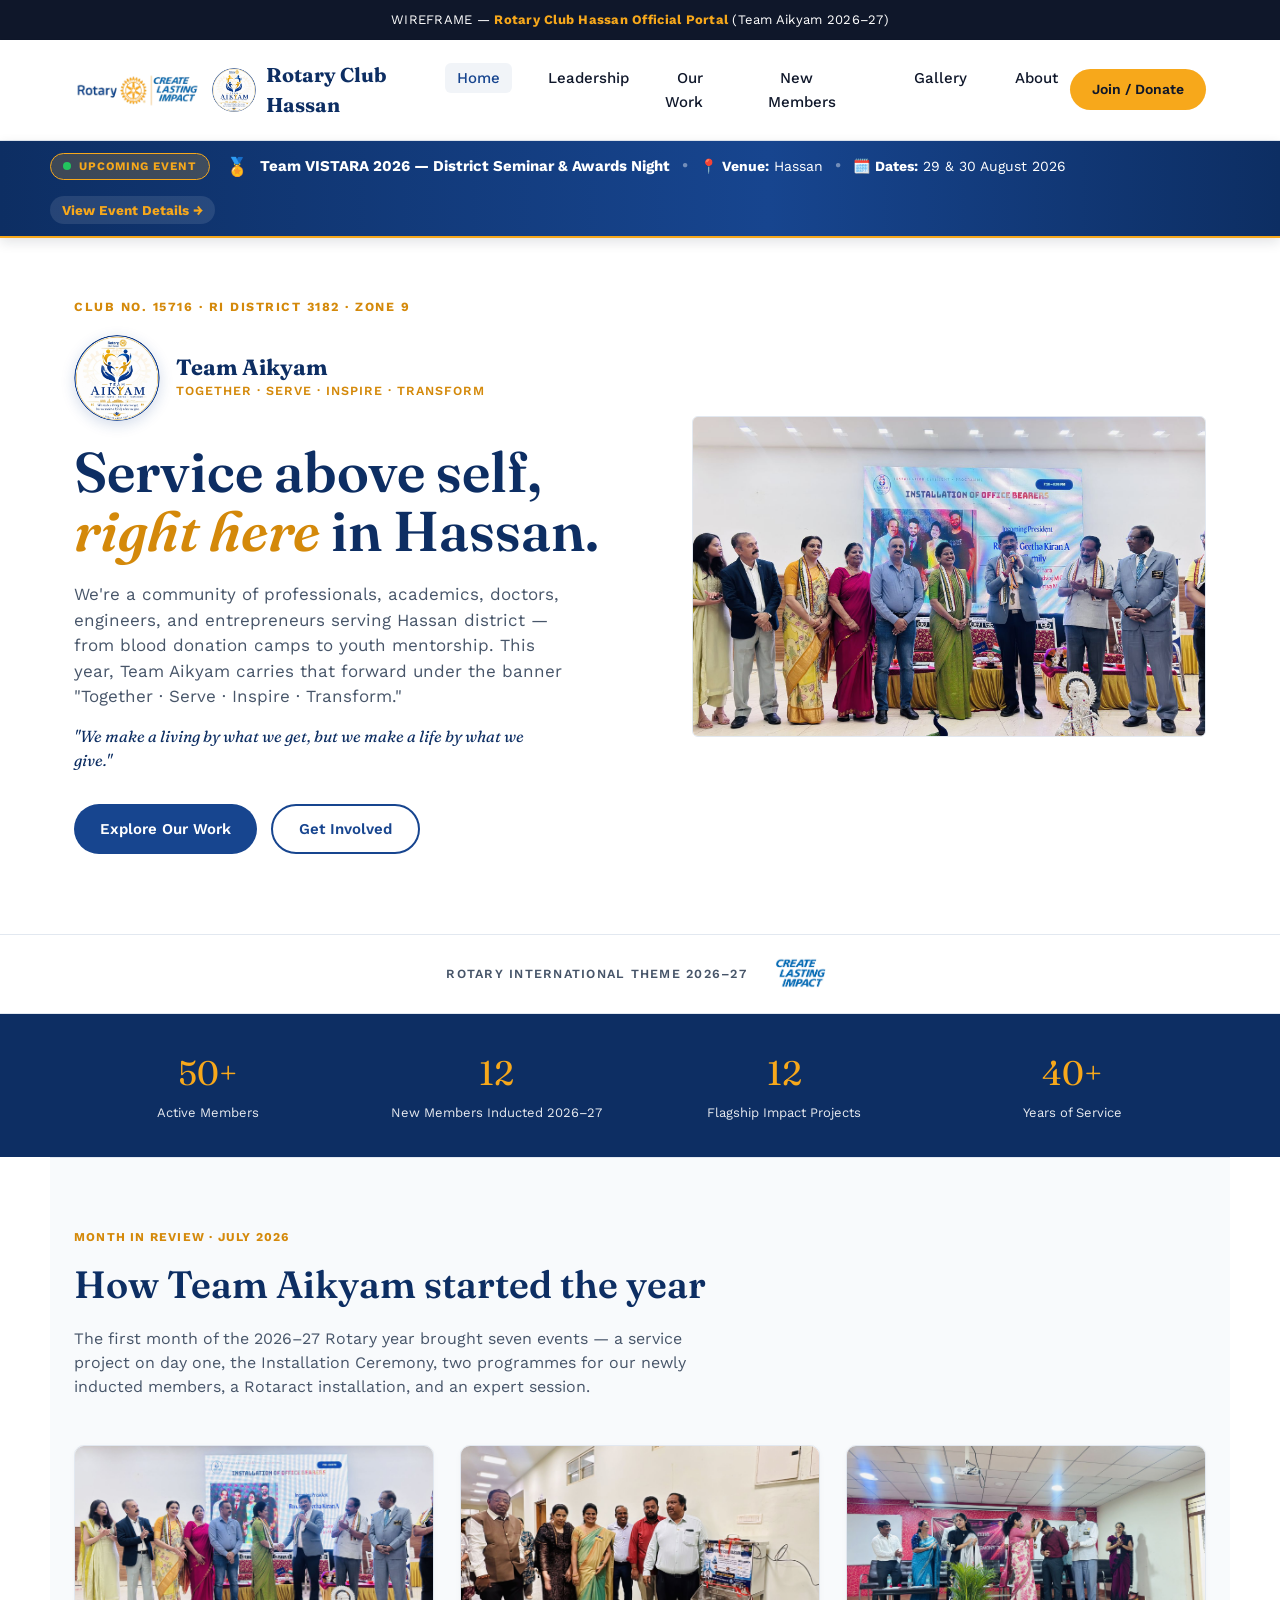
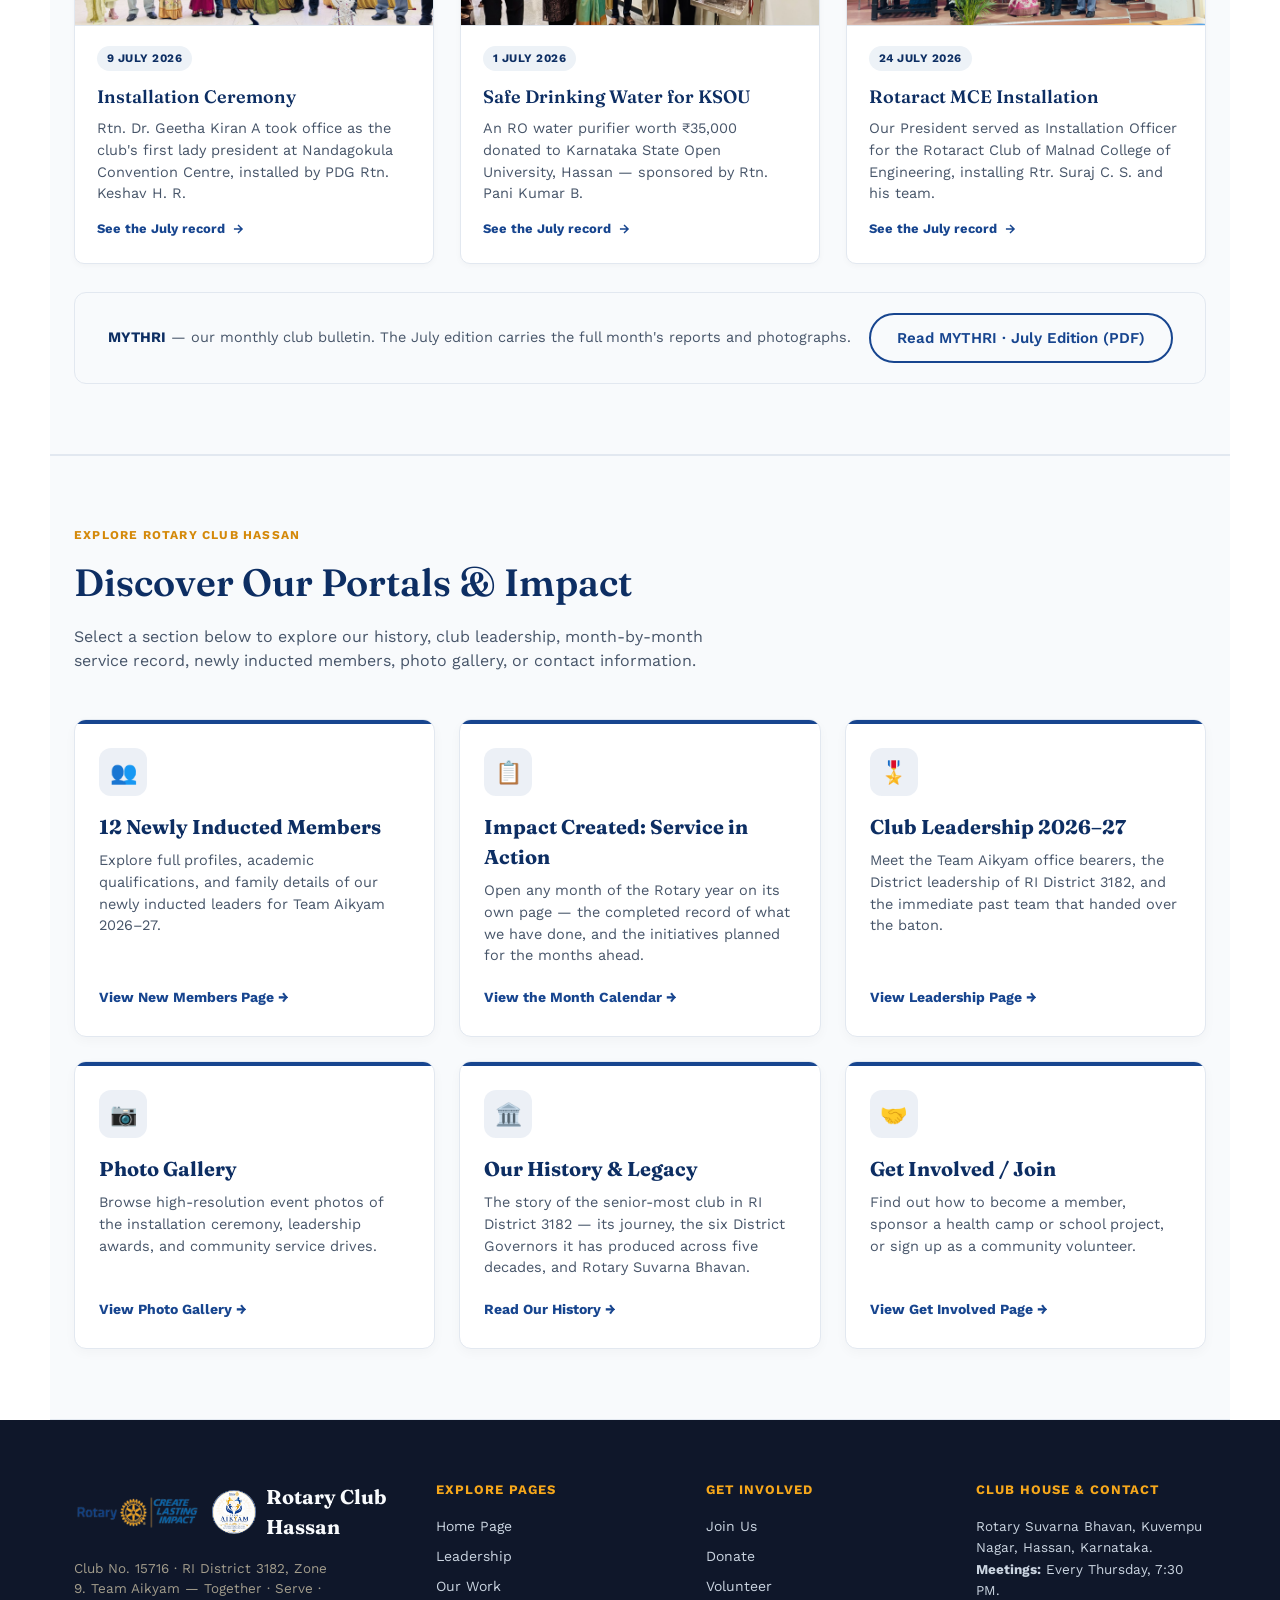
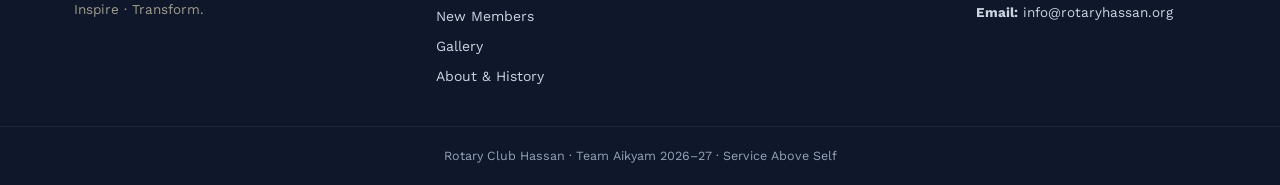
<file: index.html>
<!DOCTYPE html>
<html lang="en">
<head>
<meta charset="UTF-8">
<meta name="viewport" content="width=device-width, initial-scale=1.0">
<title>Rotary Club of Hassan — Team Aikyam 2026–27</title>
<link rel="stylesheet" href="assets/css/style.css">
</head>
<body>

<div class="wf-note">WIREFRAME — <strong>Rotary Club Hassan Official Portal</strong> (Team Aikyam 2026–27)</div>

<!-- HEADER -->
<header>
  <div class="nav-wrap">
    <a href="index.html" class="logo">
      <img class="logo-wheel" src="assets/rotary-logo.png" alt="Rotary">
      <img class="logo-team" src="assets/team-aikyam-emblem.jpeg" alt="Team Aikyam">
      Rotary Club Hassan
    </a>
    <nav>
      <ul>
        <li><a href="index.html" class="active">Home</a></li>
        <li><a href="leadership.html">Leadership</a></li>
        <li><a href="work.html">Our Work</a></li>
        <li><a href="members.html">New Members</a></li>
        <li><a href="gallery.html">Gallery</a></li>
        <li><a href="about.html">About</a></li>
      </ul>
    </nav>
    <a class="btn-join" href="about.html#involved">Join / Donate</a>
  </div>
</header>

<!-- UPCOMING EVENT ANNOUNCEMENT NOTIFICATION BANNER -->
<section class="event-notification-banner" aria-label="Upcoming Event Announcement">
  <div class="event-notification-inner">
    <div class="notification-badge">
      <span class="badge-dot-live"></span>
      <span>UPCOMING EVENT</span>
    </div>
    <div class="notification-content">
      <span class="event-flag-icon">🏅</span>
      <span class="notification-title">Team VISTARA 2026 — District Seminar &amp; Awards Night</span>
      <span class="notification-divider">•</span>
      <span class="notification-detail">📍 <strong>Venue:</strong> Hassan</span>
      <span class="notification-divider">•</span>
      <span class="notification-detail">🗓️ <strong>Dates:</strong> 29 &amp; 30 August 2026</span>
    </div>
    <a href="work.html#upcoming" class="notification-link">View Event Details →</a>
  </div>
</section>

<!-- HERO SECTION -->
<div class="hero">
  <div>
    <div class="hero-eyebrow">Club No. 15716 · RI District 3182 · Zone 9</div>
    <div style="display:flex; align-items:center; gap:16px; margin-bottom:22px;">
      <img src="assets/team-aikyam-emblem.jpeg" alt="Team Aikyam Emblem" style="width:86px; height:86px; border-radius:50%; box-shadow:0 4px 14px rgba(23,69,143,0.18);">
      <div>
        <div style="font-family:'Fraunces',serif; font-weight:700; font-size:22px; color:var(--rotary-blue-dark); line-height:1.1;">Team Aikyam</div>
        <div style="font-size:12.5px; letter-spacing:0.08em; text-transform:uppercase; color:var(--rotary-gold-dark); font-weight:600; margin-top:3px;">Together · Serve · Inspire · Transform</div>
      </div>
    </div>
    <h1>Service above self, <em>right here</em> in Hassan.</h1>
    <p>We're a community of professionals, academics, doctors, engineers, and entrepreneurs serving Hassan district — from blood donation camps to youth mentorship. This year, Team Aikyam carries that forward under the banner "Together · Serve · Inspire · Transform."</p>
    <p style="margin-top:14px; font-style:italic; color:var(--rotary-blue-dark); font-family:'Fraunces',serif; font-size:16px;">"We make a living by what we get, but we make a life by what we give."</p>
    <div class="hero-ctas">
      <a class="btn-primary" href="work.html">Explore Our Work</a>
      <a class="btn-secondary" href="about.html#involved">Get Involved</a>
    </div>
  </div>
  <div class="photo-block hero-photo">
    <img src="assets/july2026/hero_installation_stage.jpg" alt="Installation of Team Aikyam office bearers at the Rotary Club of Hassan Installation Ceremony, 9 July 2026, Nandagokula Convention Centre">
  </div>
</div>

<!-- RI THEME BANNER -->
<div style="background:#fff; border-top:1px solid var(--line); border-bottom:1px solid var(--line);">
  <div style="max-width:1180px; margin:0 auto; padding:22px 24px; display:flex; align-items:center; justify-content:center; gap:22px; flex-wrap:wrap;">
    <span style="font-size:12.5px; letter-spacing:0.1em; text-transform:uppercase; color:var(--ink-soft); font-weight:600;">Rotary International Theme 2026–27</span>
    <img src="assets/create-lasting-impact.png" alt="Create Lasting Impact" style="height:34px; width:auto;">
  </div>
</div>

<!-- STAT STRIP -->
<div class="stat-strip">
  <div class="stat-strip-inner">
    <div><div class="num">50+</div><div class="label">Active Members</div></div>
    <div><div class="num">12</div><div class="label">New Members Inducted 2026–27</div></div>
    <div><div class="num">12</div><div class="label">Flagship Impact Projects</div></div>
    <div><div class="num">40+</div><div class="label">Years of Service</div></div>
  </div>
</div>

<!-- JULY 2026 IN REVIEW -->
<section class="block" id="july-review" style="background:#f8fafc; border-top:1px solid var(--line); border-bottom:1px solid var(--line);">
  <div class="section-head">
    <div class="section-eyebrow">Month in Review · July 2026</div>
    <h2>How Team Aikyam started the year</h2>
    <p>The first month of the 2026–27 Rotary year brought seven events — a service project on day one, the Installation Ceremony, two programmes for our newly inducted members, a Rotaract installation, and an expert session.</p>
  </div>

  <div class="work-grid" style="grid-template-columns: repeat(3, 1fr);">
    <a class="work-card" href="month.html?m=july" style="text-decoration:none; color:inherit;">
      <div class="photo-block">
        <img src="assets/july2026/installation_office_bearers.jpg" alt="Installation of office bearers at the Rotary Club of Hassan Installation Ceremony">
      </div>
      <div class="work-card-body">
        <span class="work-tag">9 July 2026</span>
        <h3>Installation Ceremony</h3>
        <p>Rtn. Dr. Geetha Kiran A took office as the club's first lady president at Nandagokula Convention Centre, installed by PDG Rtn. Keshav H. R.</p>
        <div class="card-footer-link"><span>See the July record</span> <svg width="14" height="14" viewBox="0 0 24 24" fill="none" stroke="currentColor" stroke-width="2.5"><path d="M5 12h14M12 5l7 7-7 7"/></svg></div>
      </div>
    </a>

    <a class="work-card" href="month.html?m=july" style="text-decoration:none; color:inherit;">
      <div class="photo-block">
        <img src="assets/july2026/ksou_water_purifier.jpg" alt="RO water purifier donated to Karnataka State Open University, Hassan">
      </div>
      <div class="work-card-body">
        <span class="work-tag">1 July 2026</span>
        <h3>Safe Drinking Water for KSOU</h3>
        <p>An RO water purifier worth ₹35,000 donated to Karnataka State Open University, Hassan — sponsored by Rtn. Pani Kumar B.</p>
        <div class="card-footer-link"><span>See the July record</span> <svg width="14" height="14" viewBox="0 0 24 24" fill="none" stroke="currentColor" stroke-width="2.5"><path d="M5 12h14M12 5l7 7-7 7"/></svg></div>
      </div>
    </a>

    <a class="work-card" href="month.html?m=july" style="text-decoration:none; color:inherit;">
      <div class="photo-block">
        <img src="assets/july2026/rotaract_collaring.jpg" alt="Installation of the Rotaract Club of Malnad College of Engineering, Hassan">
      </div>
      <div class="work-card-body">
        <span class="work-tag">24 July 2026</span>
        <h3>Rotaract MCE Installation</h3>
        <p>Our President served as Installation Officer for the Rotaract Club of Malnad College of Engineering, installing Rtr. Suraj C. S. and his team.</p>
        <div class="card-footer-link"><span>See the July record</span> <svg width="14" height="14" viewBox="0 0 24 24" fill="none" stroke="currentColor" stroke-width="2.5"><path d="M5 12h14M12 5l7 7-7 7"/></svg></div>
      </div>
    </a>
  </div>

  <div style="margin-top:28px; display:flex; align-items:center; justify-content:center; gap:18px; flex-wrap:wrap; background:#f8fafc; border:1px solid var(--line); border-radius:12px; padding:20px 24px;">
    <span style="font-size:14.5px; color:var(--ink-soft);"><strong style="color:var(--rotary-blue-dark);">MYTHRI</strong> — our monthly club bulletin. The July edition carries the full month's reports and photographs.</span>
    <a class="btn-secondary" href="assets/bulletins/mythri-july-2026.pdf" target="_blank" rel="noopener">Read MYTHRI · July Edition (PDF)</a>
  </div>
</section>

<!-- EXPLORE SUB-PAGES HUB SECTION -->
<section class="block" style="background:#f8fafc; border-top:1px solid var(--line); border-bottom:1px solid var(--line);">
  <div class="section-head">
    <div class="section-eyebrow">Explore Rotary Club Hassan</div>
    <h2>Discover Our Portals &amp; Impact</h2>
    <p>Select a section below to explore our history, club leadership, month-by-month service record, newly inducted members, photo gallery, or contact information.</p>
  </div>

  <div class="explore-grid">
    
    <a href="members.html" class="explore-card">
      <div>
        <div class="explore-icon">👥</div>
        <h3>12 Newly Inducted Members</h3>
        <p>Explore full profiles, academic qualifications, and family details of our newly inducted leaders for Team Aikyam 2026–27.</p>
      </div>
      <div class="explore-link">View New Members Page →</div>
    </a>

    <a href="work.html" class="explore-card">
      <div>
        <div class="explore-icon">📋</div>
        <h3>Impact Created: Service in Action</h3>
        <p>Open any month of the Rotary year on its own page — the completed record of what we have done, and the initiatives planned for the months ahead.</p>
      </div>
      <div class="explore-link">View the Month Calendar →</div>
    </a>

    <a href="leadership.html" class="explore-card">
      <div>
        <div class="explore-icon">🎖️</div>
        <h3>Club Leadership 2026–27</h3>
        <p>Meet the Team Aikyam office bearers, the District leadership of RI District 3182, and the immediate past team that handed over the baton.</p>
      </div>
      <div class="explore-link">View Leadership Page →</div>
    </a>

    <a href="gallery.html" class="explore-card">
      <div>
        <div class="explore-icon">📷</div>
        <h3>Photo Gallery</h3>
        <p>Browse high-resolution event photos of the installation ceremony, leadership awards, and community service drives.</p>
      </div>
      <div class="explore-link">View Photo Gallery →</div>
    </a>

    <a href="about.html" class="explore-card">
      <div>
        <div class="explore-icon">🏛️</div>
        <h3>Our History &amp; Legacy</h3>
        <p>The story of the senior-most club in RI District 3182 — its journey, the six District Governors it has produced across five decades, and Rotary Suvarna Bhavan.</p>
      </div>
      <div class="explore-link">Read Our History →</div>
    </a>

    <a href="about.html#involved" class="explore-card">
      <div>
        <div class="explore-icon">🤝</div>
        <h3>Get Involved / Join</h3>
        <p>Find out how to become a member, sponsor a health camp or school project, or sign up as a community volunteer.</p>
      </div>
      <div class="explore-link">View Get Involved Page →</div>
    </a>

  </div>
</section>

<!-- FOOTER -->
<footer>
  <div class="footer-inner">
    <div>
      <a href="index.html" class="logo" style="color:var(--cream-deep); margin-bottom:14px;">
        <img class="logo-wheel" src="assets/rotary-logo.png" alt="Rotary">
        <img class="logo-team" src="assets/team-aikyam-emblem.jpeg" alt="Team Aikyam">
        Rotary Club Hassan
      </a>
      <p style="font-size:13.5px; color:#a39d8c; max-width:32ch;">Club No. 15716 · RI District 3182, Zone 9. Team Aikyam — Together · Serve · Inspire · Transform.</p>
    </div>
    <div>
      <h4>Explore Pages</h4>
      <ul>
        <li><a href="index.html">Home Page</a></li>
        <li><a href="leadership.html">Leadership</a></li>
        <li><a href="work.html">Our Work</a></li>
        <li><a href="members.html">New Members</a></li>
        <li><a href="gallery.html">Gallery</a></li>
        <li><a href="about.html">About &amp; History</a></li>
      </ul>
    </div>
    <div>
      <h4>Get Involved</h4>
      <ul>
        <li><a href="about.html#involved">Join Us</a></li>
        <li><a href="about.html#involved">Donate</a></li>
        <li><a href="about.html#involved">Volunteer</a></li>
      </ul>
    </div>
    <div>
      <h4>Club House &amp; Contact</h4>
      <p style="font-size:13.5px; color:#cbd5e1; line-height:1.6;">
        Rotary Suvarna Bhavan, Kuvempu Nagar, Hassan, Karnataka.<br>
        <strong>Meetings:</strong> Every Thursday, 7:30 PM.<br>
        <strong>Email:</strong> info@rotaryhassan.org
      </p>
    </div>
  </div>
  <div class="footer-bottom">
    Rotary Club Hassan · Team Aikyam 2026–27 · Service Above Self
  </div>
</footer>

</body>
</html>
</file>
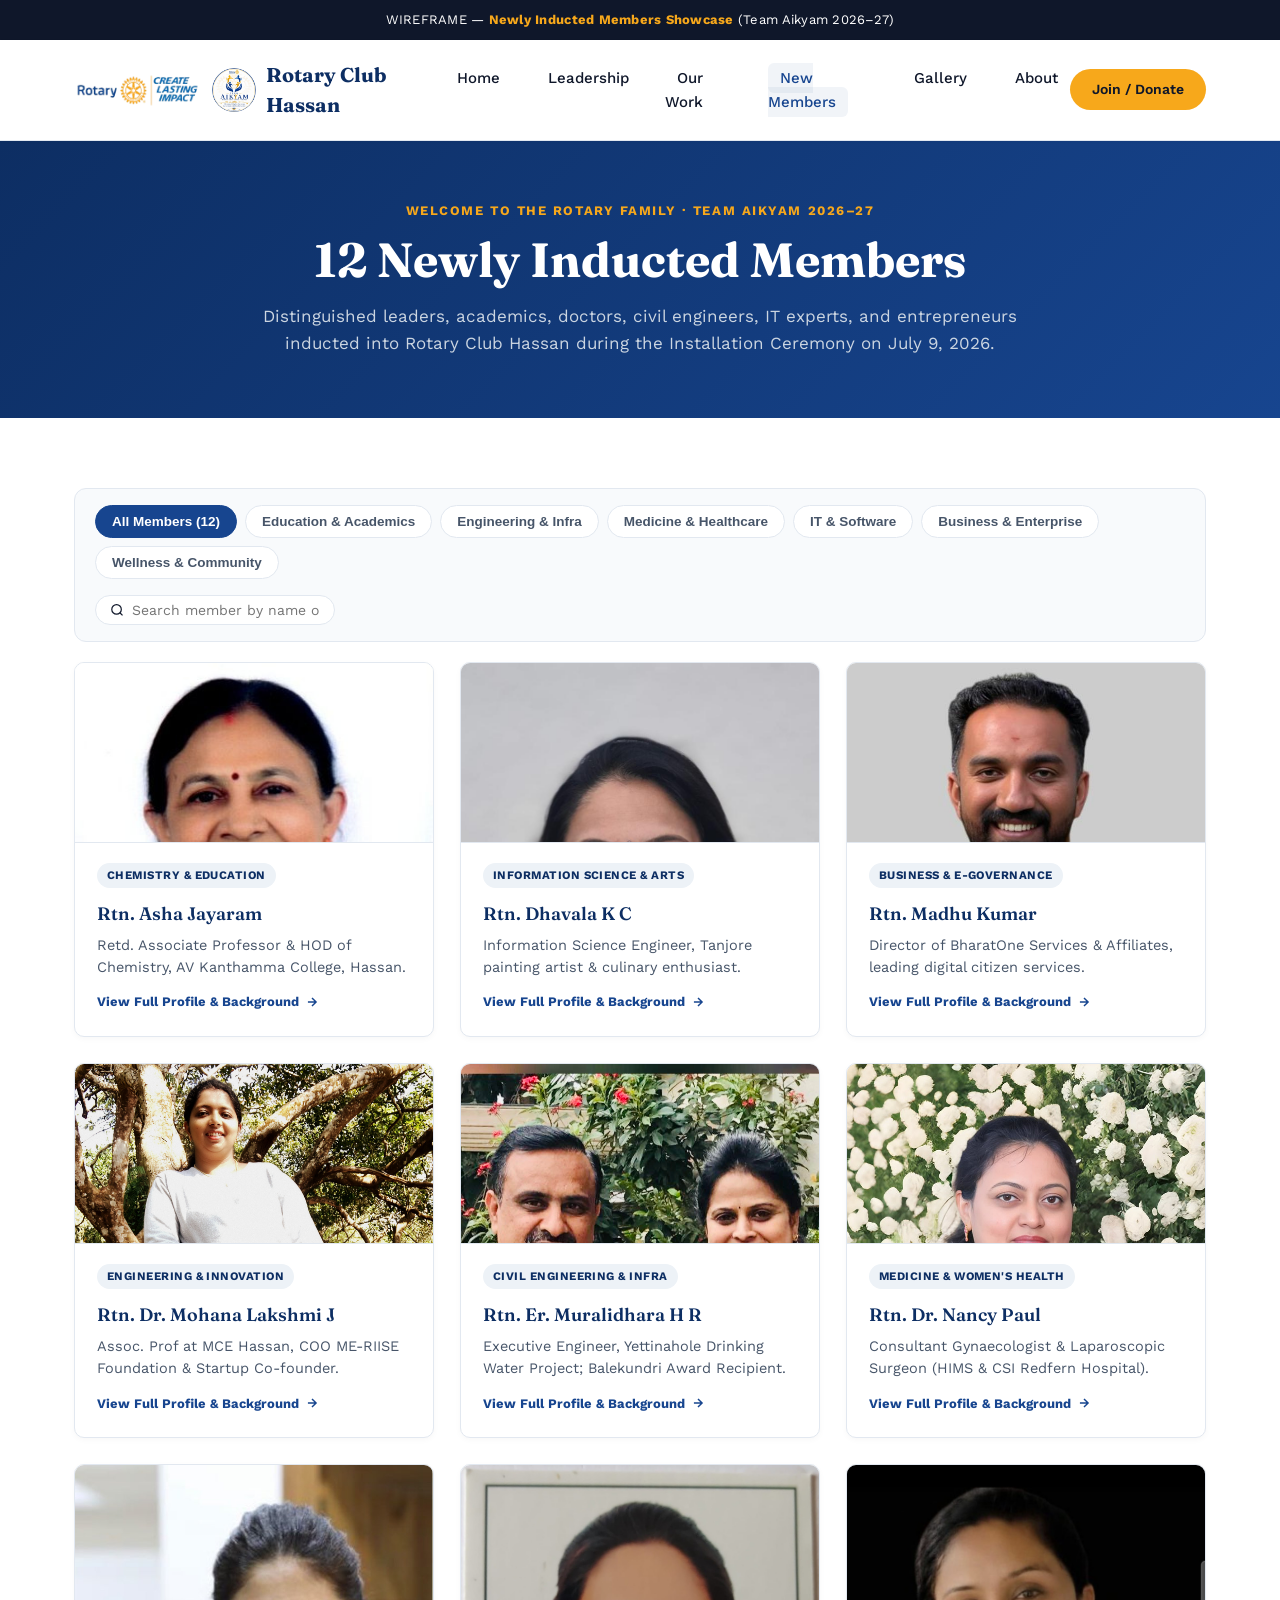
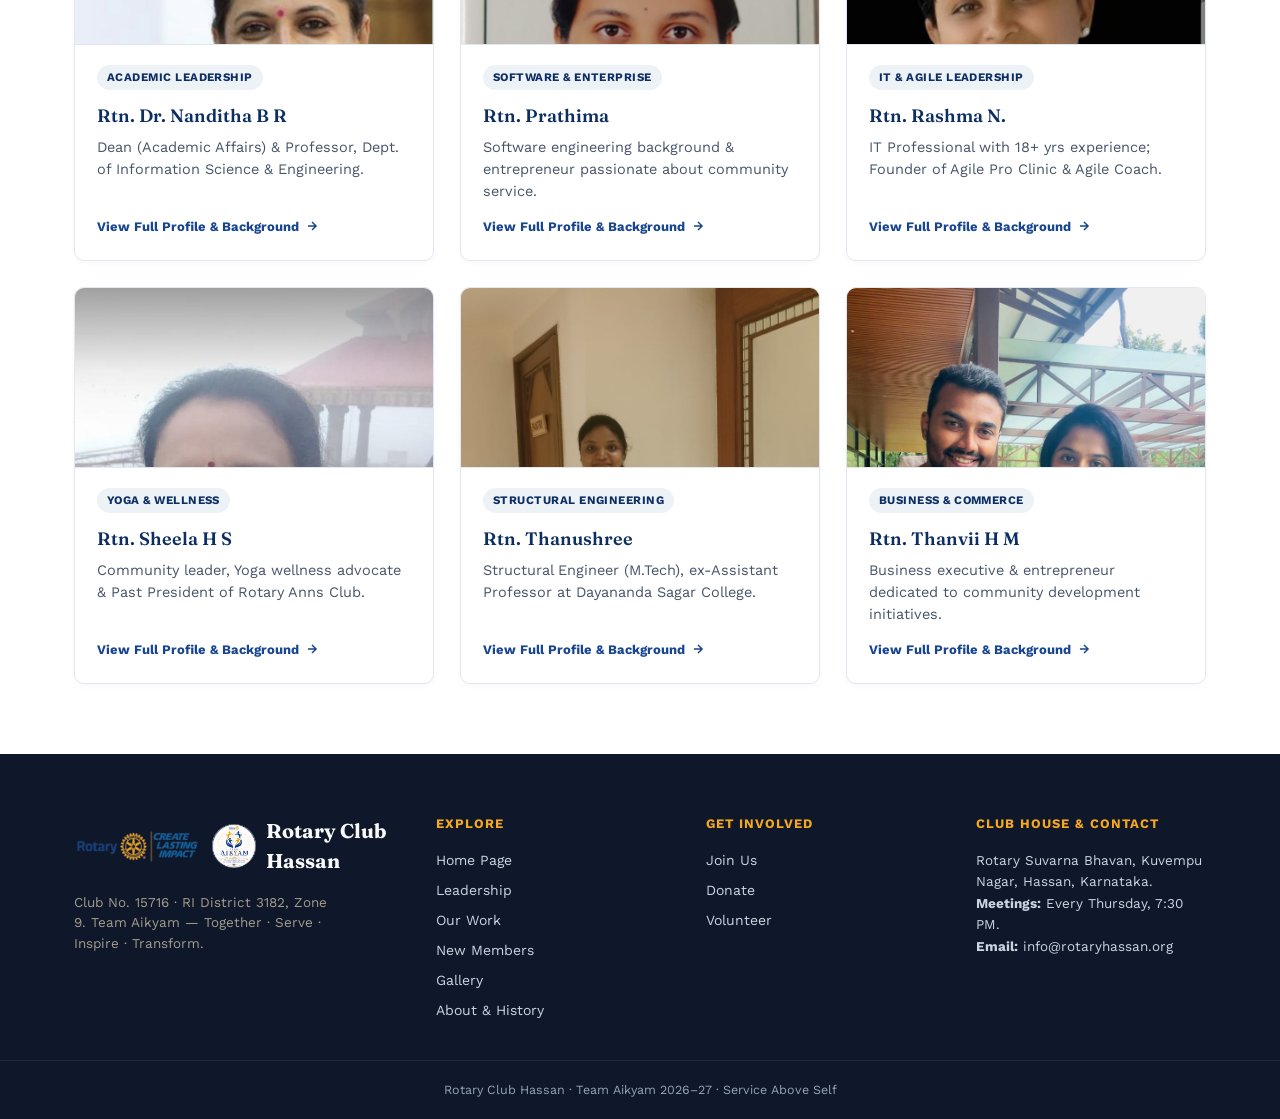
<file: members.html>
<!DOCTYPE html>
<html lang="en">
<head>
<meta charset="UTF-8">
<meta name="viewport" content="width=device-width, initial-scale=1.0">
<title>Newly Inducted Members — Rotary Club Hassan</title>
<link rel="stylesheet" href="assets/css/style.css">
</head>
<body>

<div class="wf-note">WIREFRAME — <strong>Newly Inducted Members Showcase</strong> (Team Aikyam 2026–27)</div>

<!-- HEADER -->
<header>
  <div class="nav-wrap">
    <a href="index.html" class="logo">
      <img class="logo-wheel" src="assets/rotary-logo.png" alt="Rotary">
      <img class="logo-team" src="assets/team-aikyam-emblem.jpeg" alt="Team Aikyam">
      Rotary Club Hassan
    </a>
    <nav>
      <ul>
        <li><a href="index.html">Home</a></li>
        <li><a href="leadership.html">Leadership</a></li>
        <li><a href="work.html">Our Work</a></li>
        <li><a href="members.html" class="active">New Members</a></li>
        <li><a href="gallery.html">Gallery</a></li>
        <li><a href="about.html">About</a></li>
      </ul>
    </nav>
    <a class="btn-join" href="about.html#involved">Join / Donate</a>
  </div>
</header>

<!-- PAGE HERO -->
<section class="page-hero">
  <div class="page-hero-inner">
    <div class="page-hero-eyebrow">Welcome to the Rotary Family · Team Aikyam 2026–27</div>
    <h1>12 Newly Inducted Members</h1>
    <p>Distinguished leaders, academics, doctors, civil engineers, IT experts, and entrepreneurs inducted into Rotary Club Hassan during the Installation Ceremony on July 9, 2026.</p>
  </div>
</section>

<!-- MEMBERS MAIN CONTENT -->
<section class="block">
  
  <!-- SEARCH & FILTER BAR -->
  <div class="filter-bar">
    <div class="filter-tabs" id="memberFilterTabs">
      <button class="filter-btn active" data-category="all">All Members (12)</button>
      <button class="filter-btn" data-category="education">Education & Academics</button>
      <button class="filter-btn" data-category="engineering">Engineering & Infra</button>
      <button class="filter-btn" data-category="medicine">Medicine & Healthcare</button>
      <button class="filter-btn" data-category="it">IT & Software</button>
      <button class="filter-btn" data-category="business">Business & Enterprise</button>
      <button class="filter-btn" data-category="wellness">Wellness & Community</button>
    </div>
    <div class="search-box">
      <svg width="16" height="16" viewBox="0 0 24 24" fill="none" stroke="currentColor" stroke-width="2"><circle cx="11" cy="11" r="8"/><path d="M21 21l-4.35-4.35"/></svg>
      <input type="text" id="memberSearchInput" placeholder="Search member by name or profession...">
    </div>
  </div>

  <!-- MEMBER CARDS GRID -->
  <div class="work-grid" id="membersGrid">
    
    <div class="work-card" data-member-id="1" data-category="education" tabindex="0" role="button" aria-haspopup="dialog">
      <div class="photo-block">
        <img src="assets/members/asha_jayaram.jpg" alt="Rtn. Asha Jayaram">
      </div>
      <div class="work-card-body">
        <span class="work-tag">Chemistry &amp; Education</span>
        <h3>Rtn. Asha Jayaram</h3>
        <p>Retd. Associate Professor &amp; HOD of Chemistry, AV Kanthamma College, Hassan.</p>
        <div class="card-footer-link"><span>View Full Profile &amp; Background</span> <svg width="14" height="14" viewBox="0 0 24 24" fill="none" stroke="currentColor" stroke-width="2.5"><path d="M5 12h14M12 5l7 7-7 7"/></svg></div>
      </div>
    </div>

    <div class="work-card" data-member-id="2" data-category="engineering" tabindex="0" role="button" aria-haspopup="dialog">
      <div class="photo-block">
        <img src="assets/members/dhavala_kc.jpg" alt="Rtn. Dhavala K C">
      </div>
      <div class="work-card-body">
        <span class="work-tag">Information Science &amp; Arts</span>
        <h3>Rtn. Dhavala K C</h3>
        <p>Information Science Engineer, Tanjore painting artist &amp; culinary enthusiast.</p>
        <div class="card-footer-link"><span>View Full Profile &amp; Background</span> <svg width="14" height="14" viewBox="0 0 24 24" fill="none" stroke="currentColor" stroke-width="2.5"><path d="M5 12h14M12 5l7 7-7 7"/></svg></div>
      </div>
    </div>

    <div class="work-card" data-member-id="3" data-category="business" tabindex="0" role="button" aria-haspopup="dialog">
      <div class="photo-block">
        <img src="assets/members/madhu_kumar.jpg" alt="Rtn. Madhu Kumar">
      </div>
      <div class="work-card-body">
        <span class="work-tag">Business &amp; E-Governance</span>
        <h3>Rtn. Madhu Kumar</h3>
        <p>Director of BharatOne Services &amp; Affiliates, leading digital citizen services.</p>
        <div class="card-footer-link"><span>View Full Profile &amp; Background</span> <svg width="14" height="14" viewBox="0 0 24 24" fill="none" stroke="currentColor" stroke-width="2.5"><path d="M5 12h14M12 5l7 7-7 7"/></svg></div>
      </div>
    </div>

    <div class="work-card" data-member-id="4" data-category="engineering" tabindex="0" role="button" aria-haspopup="dialog">
      <div class="photo-block">
        <img src="assets/members/mohana_lakshmi.jpg" alt="Rtn. Dr. Mohana Lakshmi J">
      </div>
      <div class="work-card-body">
        <span class="work-tag">Engineering &amp; Innovation</span>
        <h3>Rtn. Dr. Mohana Lakshmi J</h3>
        <p>Assoc. Prof at MCE Hassan, COO ME-RIISE Foundation &amp; Startup Co-founder.</p>
        <div class="card-footer-link"><span>View Full Profile &amp; Background</span> <svg width="14" height="14" viewBox="0 0 24 24" fill="none" stroke="currentColor" stroke-width="2.5"><path d="M5 12h14M12 5l7 7-7 7"/></svg></div>
      </div>
    </div>

    <div class="work-card" data-member-id="5" data-category="engineering" tabindex="0" role="button" aria-haspopup="dialog">
      <div class="photo-block">
        <img src="assets/members/muralidhara_hr.jpg" alt="Rtn. Er. Muralidhara H R">
      </div>
      <div class="work-card-body">
        <span class="work-tag">Civil Engineering &amp; Infra</span>
        <h3>Rtn. Er. Muralidhara H R</h3>
        <p>Executive Engineer, Yettinahole Drinking Water Project; Balekundri Award Recipient.</p>
        <div class="card-footer-link"><span>View Full Profile &amp; Background</span> <svg width="14" height="14" viewBox="0 0 24 24" fill="none" stroke="currentColor" stroke-width="2.5"><path d="M5 12h14M12 5l7 7-7 7"/></svg></div>
      </div>
    </div>

    <div class="work-card" data-member-id="6" data-category="medicine" tabindex="0" role="button" aria-haspopup="dialog">
      <div class="photo-block">
        <img src="assets/members/nancy_paul.jpg" alt="Rtn. Dr. Nancy Paul">
      </div>
      <div class="work-card-body">
        <span class="work-tag">Medicine &amp; Women's Health</span>
        <h3>Rtn. Dr. Nancy Paul</h3>
        <p>Consultant Gynaecologist &amp; Laparoscopic Surgeon (HIMS &amp; CSI Redfern Hospital).</p>
        <div class="card-footer-link"><span>View Full Profile &amp; Background</span> <svg width="14" height="14" viewBox="0 0 24 24" fill="none" stroke="currentColor" stroke-width="2.5"><path d="M5 12h14M12 5l7 7-7 7"/></svg></div>
      </div>
    </div>

    <div class="work-card" data-member-id="7" data-category="education" tabindex="0" role="button" aria-haspopup="dialog">
      <div class="photo-block">
        <img src="assets/members/nanditha_br.png" alt="Rtn. Dr. Nanditha B R">
      </div>
      <div class="work-card-body">
        <span class="work-tag">Academic Leadership</span>
        <h3>Rtn. Dr. Nanditha B R</h3>
        <p>Dean (Academic Affairs) &amp; Professor, Dept. of Information Science &amp; Engineering.</p>
        <div class="card-footer-link"><span>View Full Profile &amp; Background</span> <svg width="14" height="14" viewBox="0 0 24 24" fill="none" stroke="currentColor" stroke-width="2.5"><path d="M5 12h14M12 5l7 7-7 7"/></svg></div>
      </div>
    </div>

    <div class="work-card" data-member-id="8" data-category="it" tabindex="0" role="button" aria-haspopup="dialog">
      <div class="photo-block">
        <img src="assets/members/prathima.jpg" alt="Rtn. Prathima">
      </div>
      <div class="work-card-body">
        <span class="work-tag">Software &amp; Enterprise</span>
        <h3>Rtn. Prathima</h3>
        <p>Software engineering background &amp; entrepreneur passionate about community service.</p>
        <div class="card-footer-link"><span>View Full Profile &amp; Background</span> <svg width="14" height="14" viewBox="0 0 24 24" fill="none" stroke="currentColor" stroke-width="2.5"><path d="M5 12h14M12 5l7 7-7 7"/></svg></div>
      </div>
    </div>

    <div class="work-card" data-member-id="9" data-category="it" tabindex="0" role="button" aria-haspopup="dialog">
      <div class="photo-block">
        <img src="assets/members/rashma_n.jpg" alt="Rtn. Rashma N.">
      </div>
      <div class="work-card-body">
        <span class="work-tag">IT &amp; Agile Leadership</span>
        <h3>Rtn. Rashma N.</h3>
        <p>IT Professional with 18+ yrs experience; Founder of Agile Pro Clinic &amp; Agile Coach.</p>
        <div class="card-footer-link"><span>View Full Profile &amp; Background</span> <svg width="14" height="14" viewBox="0 0 24 24" fill="none" stroke="currentColor" stroke-width="2.5"><path d="M5 12h14M12 5l7 7-7 7"/></svg></div>
      </div>
    </div>

    <div class="work-card" data-member-id="10" data-category="wellness" tabindex="0" role="button" aria-haspopup="dialog">
      <div class="photo-block">
        <img src="assets/members/sheela_hs.jpg" alt="Rtn. Sheela H S">
      </div>
      <div class="work-card-body">
        <span class="work-tag">Yoga &amp; Wellness</span>
        <h3>Rtn. Sheela H S</h3>
        <p>Community leader, Yoga wellness advocate &amp; Past President of Rotary Anns Club.</p>
        <div class="card-footer-link"><span>View Full Profile &amp; Background</span> <svg width="14" height="14" viewBox="0 0 24 24" fill="none" stroke="currentColor" stroke-width="2.5"><path d="M5 12h14M12 5l7 7-7 7"/></svg></div>
      </div>
    </div>

    <div class="work-card" data-member-id="11" data-category="engineering" tabindex="0" role="button" aria-haspopup="dialog">
      <div class="photo-block">
        <img src="assets/members/thanushree.jpg" alt="Rtn. Thanushree">
      </div>
      <div class="work-card-body">
        <span class="work-tag">Structural Engineering</span>
        <h3>Rtn. Thanushree</h3>
        <p>Structural Engineer (M.Tech), ex-Assistant Professor at Dayananda Sagar College.</p>
        <div class="card-footer-link"><span>View Full Profile &amp; Background</span> <svg width="14" height="14" viewBox="0 0 24 24" fill="none" stroke="currentColor" stroke-width="2.5"><path d="M5 12h14M12 5l7 7-7 7"/></svg></div>
      </div>
    </div>

    <div class="work-card" data-member-id="12" data-category="business" tabindex="0" role="button" aria-haspopup="dialog">
      <div class="photo-block">
        <img src="assets/members/thanvii_hm.jpg" alt="Rtn. Thanvii H M">
      </div>
      <div class="work-card-body">
        <span class="work-tag">Business &amp; Commerce</span>
        <h3>Rtn. Thanvii H M</h3>
        <p>Business executive &amp; entrepreneur dedicated to community development initiatives.</p>
        <div class="card-footer-link"><span>View Full Profile &amp; Background</span> <svg width="14" height="14" viewBox="0 0 24 24" fill="none" stroke="currentColor" stroke-width="2.5"><path d="M5 12h14M12 5l7 7-7 7"/></svg></div>
      </div>
    </div>

  </div>
</section>

<!-- MEMBER DETAIL MODAL -->
<div class="modal-backdrop" id="memberModal" role="dialog" aria-modal="true" aria-hidden="true" tabindex="-1">
  <div class="modal-card">
    <div class="modal-header-bar">
      <div class="modal-header-info">
        <span class="work-tag" id="memberTag">Tag</span>
        <span class="modal-date-badge" id="memberInductionDate">⭐ Inducted: July 9, 2026 (Team Aikyam)</span>
      </div>
      <button class="modal-close-btn" id="memberModalCloseBtn" aria-label="Close modal">&times;</button>
    </div>
    <div class="modal-scroll-content">
      <div class="modal-grid">
        <div>
          <h2 class="modal-title" id="memberName">Member Name</h2>
          <p style="font-size:14px; font-weight:700; color:var(--rotary-blue-dark); margin-bottom:14px;" id="memberClassification"></p>
          <div class="modal-section-title">Professional Background &amp; Profile</div>
          <p class="modal-description" id="memberProfession">Profession details...</p>
        </div>
        <div>
          <div class="modal-section-title">Family &amp; Personal Record</div>
          <div class="modal-partner-box" id="memberFamily" style="margin-bottom:16px; background:#f8fafc; line-height:1.6;">
            Family info...
          </div>
        </div>
      </div>
    </div>
  </div>
</div>

<!-- FOOTER -->
<footer>
  <div class="footer-inner">
    <div>
      <a href="index.html" class="logo" style="color:var(--cream-deep); margin-bottom:14px;">
        <img class="logo-wheel" src="assets/rotary-logo.png" alt="Rotary">
        <img class="logo-team" src="assets/team-aikyam-emblem.jpeg" alt="Team Aikyam">
        Rotary Club Hassan
      </a>
      <p style="font-size:13.5px; color:#a39d8c; max-width:32ch;">Club No. 15716 · RI District 3182, Zone 9. Team Aikyam — Together · Serve · Inspire · Transform.</p>
    </div>
    <div>
      <h4>Explore</h4>
      <ul>
        <li><a href="index.html">Home Page</a></li>
        <li><a href="leadership.html">Leadership</a></li>
        <li><a href="work.html">Our Work</a></li>
        <li><a href="members.html">New Members</a></li>
        <li><a href="gallery.html">Gallery</a></li>
        <li><a href="about.html">About &amp; History</a></li>
      </ul>
    </div>
    <div>
      <h4>Get Involved</h4>
      <ul>
        <li><a href="about.html#involved">Join Us</a></li>
        <li><a href="about.html#involved">Donate</a></li>
        <li><a href="about.html#involved">Volunteer</a></li>
      </ul>
    </div>
    <div>
      <h4>Club House &amp; Contact</h4>
      <p style="font-size:13.5px; color:#cbd5e1; line-height:1.6;">
        Rotary Suvarna Bhavan, Kuvempu Nagar, Hassan, Karnataka.<br>
        <strong>Meetings:</strong> Every Thursday, 7:30 PM.<br>
        <strong>Email:</strong> info@rotaryhassan.org
      </p>
    </div>
  </div>
  <div class="footer-bottom">
    Rotary Club Hassan · Team Aikyam 2026–27 · Service Above Self
  </div>
</footer>

<script>
  const membersData = {
    "1": {
      name: "Rtn. Asha Jayaram",
      tag: "Chemistry & Education",
      classification: "Classification: M.Sc. in Chemistry",
      profession: "Associate Professor (Retired) & Head of the Department of Chemistry, AV Kanthamma College, Hassan. During her academic career, she also served as NSS Officer, Placement Officer, IQAC Coordinator, Hostel Warden, and held several institutional responsibilities. Native of Thirthahalli, Shivamogga District.",
      family: "<strong>Family Details:</strong><br>Married to Capt. Jayaram P., Retired Associate Professor of Economics and NCC Officer. They are blessed with two sons:<br>• <strong>Sathvik A. J.</strong> – B.E., M.Tech., Wing Commander, Indian Air Force, Delhi.<br>• <strong>Karthik A. J.</strong> – B.E., MBA, Software Engineer, SocGen, Bengaluru."
    },
    "2": {
      name: "Rtn. Dhavala K C",
      tag: "Information Science & Arts",
      classification: "Classification: Information Science and Engineering",
      profession: "Homemaker holding a B.E. in Information Science and Engineering. She combines her technical education with creative pursuits. She has a keen interest in Tanjore painting, enjoys experimenting with new dishes, and is passionate about baking.",
      family: "<strong>Family Details:</strong><br>Blessed with two children:<br>• <strong>Bhaghiyrath N.</strong> – Studying in 7th Grade, Podar International School.<br>• <strong>N. Shreyank Vijeth</strong> – Studying in 2nd Grade, Podar International School."
    },
    "3": {
      name: "Rtn. Madhu Kumar",
      tag: "Business & E-Governance",
      classification: "Classification: Business Management, Entrepreneurship & Digital Services",
      profession: "Visionary Businessman and Corporate Director with over 10 years of experience in business leadership, entrepreneurship, and corporate management. He currently serves as Director of BharatOne Services and Affiliates Pvt. Ltd., leading initiatives to revolutionize digital citizen services, e-governance, and essential community services across Karnataka.",
      family: "<strong>Family Details:</strong><br>Son of Mr. Prakash T. M. He is married to Mrs. Priyanka, an accomplished businesswoman."
    },
    "4": {
      name: "Rtn. Dr. Mohana Lakshmi J",
      tag: "Engineering & Innovation",
      classification: "Classification: Electrical & Electronics Engineering, Innovation & Entrepreneurship",
      profession: "Associate Professor at Malnad College of Engineering (MCE), Hassan, and Chief Operating Officer (COO) of ME-RIISE FOUNDATION. She is also Co-founder of Chathur Pravarthan Pvt. Ltd., a technology startup focused on innovative engineering solutions. She contributes extensively to startup incubation, capacity building, and innovation activities.",
      family: "<strong>Family Details:</strong><br>Married to Mr. Chandrashekar A. M. They are blessed with two children (aged 5½ years)."
    },
    "5": {
      name: "Rtn. Er. Muralidhara H R",
      tag: "Civil Engineering & Infra",
      classification: "Classification: Civil Engineering",
      profession: "Executive Engineer, Irrigation Department, Yettinahole Project, Tumakuru. Distinguished civil engineer with significant contributions to the Yettinahole Drinking Water Project. Recipient of the prestigious Balekundri Award and several national-level recognitions for outstanding professional achievements in infrastructure development.",
      family: "<strong>Family Details:</strong><br>Married to Rtn. Dr. Geetha Kiran A (President 2026–27). Blessed with two sons:<br>• <strong>Dr. Samanth Bharadwaj M. G.</strong> – Pursuing M.D. in General Medicine.<br>• <strong>Dr. Samyam Lokapriya M. G.</strong> – Pursuing M.D. in Dermatology."
    },
    "6": {
      name: "Rtn. Dr. Nancy Paul",
      tag: "Medicine & Women's Health",
      classification: "Classification: Obstetrics and Gynaecology",
      profession: "Consultant Obstetrician & Gynaecologist, Advanced Laparoscopic Surgeon, and Fertility Specialist (MBBS, MS, DNB, FMAS, FRM). Assistant Professor in the Dept. of OBG at Hassan Institute of Medical Sciences (HIMS), Hassan, and practitioner at CSI Redfern Memorial Hospital. Actively involved in clinical practice, medical education, and women's health.",
      family: "<strong>Family Details:</strong><br>Married to Mr. Philip, engaged in business and church leadership. Blessed with a son, Mark Oliver, studying in Grade 1."
    },
    "7": {
      name: "Rtn. Dr. Nanditha B R",
      tag: "Academic Leadership",
      classification: "Classification: Information Science and Engineering",
      profession: "Dean (Academic Affairs) and Professor, Department of Information Science and Engineering. Accomplished academician with extensive experience in higher education, academic administration, teaching, curriculum development, and engineering research.",
      family: "<strong>Family Details:</strong><br>Married to Dr. Raghu. They are blessed with a daughter."
    },
    "8": {
      name: "Rtn. Prathima",
      tag: "Software & Enterprise",
      classification: "Classification: Software Engineering",
      profession: "Entrepreneur with a strong background in software engineering. She is passionate about business, technology innovation, and contributing to society through entrepreneurial and social initiatives.",
      family: "<strong>Family Details:</strong><br>Married to Rtn. H. S. Chandrashekar. They are blessed with a daughter."
    },
    "9": {
      name: "Rtn. Rashma N.",
      tag: "IT & Agile Leadership",
      classification: "Classification: IT / Agile Coaching & Leadership Development",
      profession: "IT Professional and Entrepreneur with over 18 years of experience in Agile coaching, leadership development, and organizational transformation. Founder of Agile Pro Clinic, passionate about mentoring professionals and community service.",
      family: "<strong>Family Details:</strong><br>Married to Mr. Keshava Prasad, a Rotarian and businessman. Blessed with two children, Yashaswi and Harshita."
    },
    "10": {
      name: "Rtn. Sheela H S",
      tag: "Yoga & Wellness",
      classification: "Classification: Yoga and Wellness",
      profession: "Community Leader and Yoga Wellness Advocate. Past President of the Rotary Anns Club, having served in several leadership roles. Actively engaged in promoting holistic health, wellness, and community outreach.",
      family: "<strong>Family Details:</strong><br>Married to Mr. Nagaraja H. C., Proprietor of Vijaya Motor Driving School. Blessed with two children: Aishwarya Raj (31) and Honey Kethan (25)."
    },
    "11": {
      name: "Rtn. Thanushree",
      tag: "Structural Engineering",
      classification: "Classification: Civil / Structural Engineering",
      profession: "Structural Engineer holding B.E. in Civil Engineering and M.Tech in Structural Engineering. Formerly Assistant Professor at Dayananda Sagar College of Engineering, currently working as a practicing Structural Engineer.",
      family: "<strong>Professional Record:</strong><br>Dedicated structural engineer contributing expertise in structural analysis, design, and educational mentorship."
    },
    "12": {
      name: "Rtn. Thanvii H M",
      tag: "Business & Commerce",
      classification: "Classification: Business & Commerce",
      profession: "Business Executive and Entrepreneur actively engaged in enterprise management, commerce, and community service projects across Hassan district.",
      family: "<strong>Family Details:</strong><br>Married to Mr. Praveen K. Blessed with two children."
    }
  };

  const memberModalBackdrop = document.getElementById('memberModal');
  const memberModalCloseBtn = document.getElementById('memberModalCloseBtn');
  const memberName = document.getElementById('memberName');
  const memberTag = document.getElementById('memberTag');
  const memberClassification = document.getElementById('memberClassification');
  const memberProfession = document.getElementById('memberProfession');
  const memberFamily = document.getElementById('memberFamily');

  function openMemberModal(id) {
    const member = membersData[id];
    if (!member) return;

    memberName.textContent = member.name;
    memberTag.textContent = member.tag;
    memberClassification.textContent = member.classification;
    memberProfession.textContent = member.profession;
    memberFamily.innerHTML = member.family;

    memberModalBackdrop.classList.add('active');
    memberModalBackdrop.setAttribute('aria-hidden', 'false');
    document.body.style.overflow = 'hidden';
  }

  function closeMemberModal() {
    memberModalBackdrop.classList.remove('active');
    memberModalBackdrop.setAttribute('aria-hidden', 'true');
    document.body.style.overflow = '';
  }

  document.querySelectorAll('[data-member-id]').forEach(card => {
    card.addEventListener('click', () => {
      openMemberModal(card.dataset.memberId);
    });
    card.addEventListener('keydown', (e) => {
      if (e.key === 'Enter' || e.key === ' ') {
        e.preventDefault();
        openMemberModal(card.dataset.memberId);
      }
    });
  });

  memberModalCloseBtn.addEventListener('click', closeMemberModal);
  memberModalBackdrop.addEventListener('click', (e) => {
    if (e.target === memberModalBackdrop) closeMemberModal();
  });

  document.addEventListener('keydown', (e) => {
    if (e.key === 'Escape' && memberModalBackdrop.classList.contains('active')) {
      closeMemberModal();
    }
  });

  // Filter & Search Functionality
  const filterBtns = document.querySelectorAll('.filter-btn');
  const searchInput = document.getElementById('memberSearchInput');
  const memberCards = document.querySelectorAll('#membersGrid .work-card');

  function filterMembers() {
    const activeFilter = document.querySelector('.filter-btn.active').dataset.category;
    const query = searchInput.value.toLowerCase().trim();

    memberCards.forEach(card => {
      const category = card.dataset.category;
      const text = card.textContent.toLowerCase();

      const matchesCategory = (activeFilter === 'all' || category === activeFilter);
      const matchesSearch = (!query || text.includes(query));

      if (matchesCategory && matchesSearch) {
        card.style.display = 'flex';
      } else {
        card.style.display = 'none';
      }
    });
  }

  filterBtns.forEach(btn => {
    btn.addEventListener('click', () => {
      filterBtns.forEach(b => b.classList.remove('active'));
      btn.classList.add('active');
      filterMembers();
    });
  });

  searchInput.addEventListener('input', filterMembers);
</script>

</body>
</html>
</file>
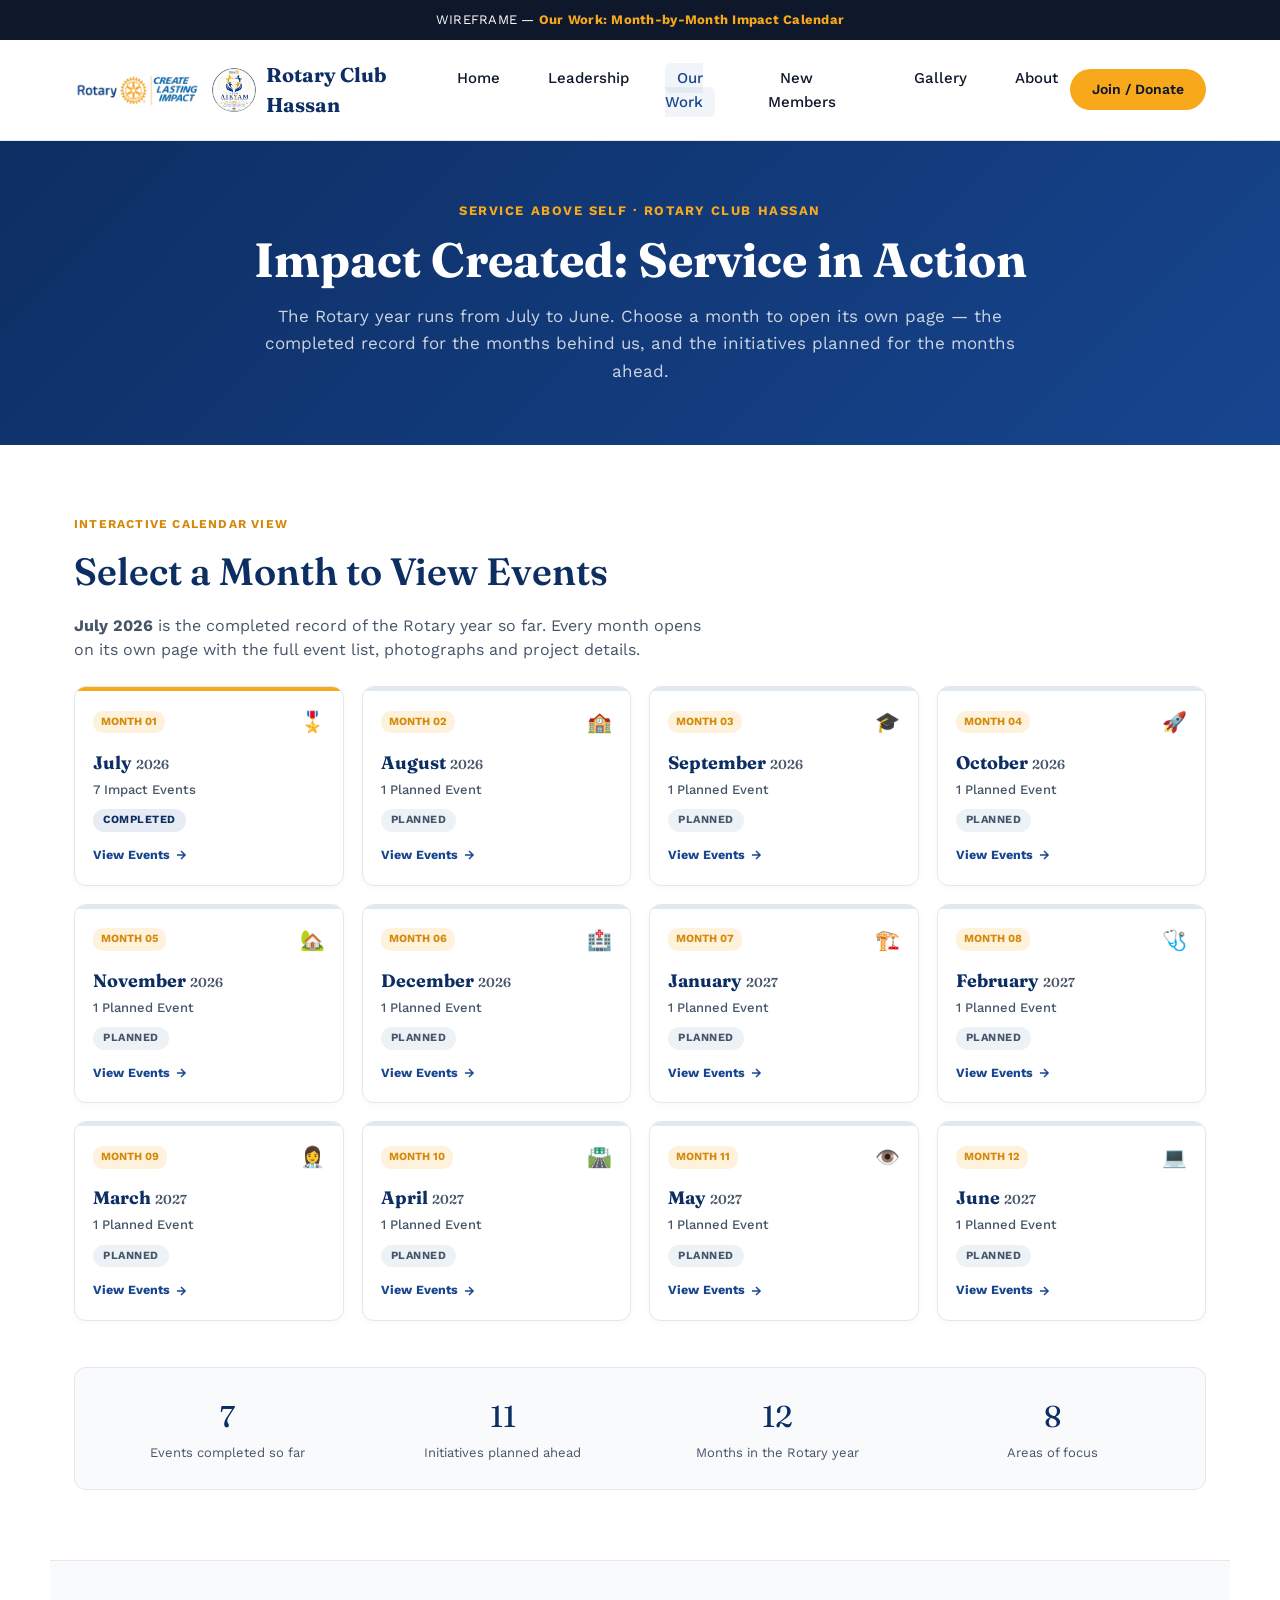
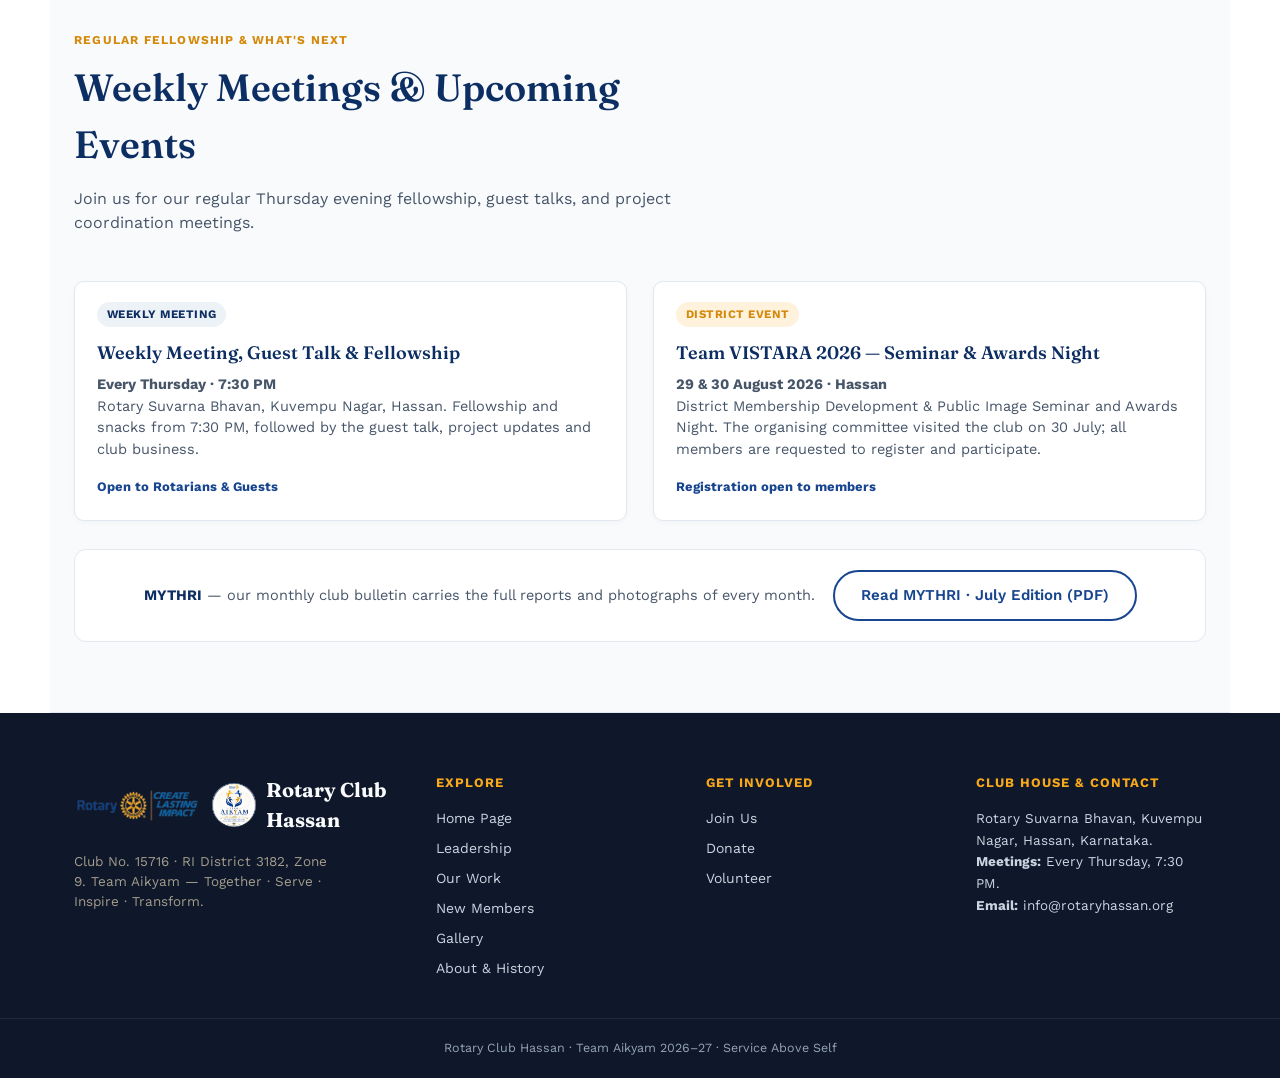
<file: work.html>
<!DOCTYPE html>
<html lang="en">
<head>
<meta charset="UTF-8">
<meta name="viewport" content="width=device-width, initial-scale=1.0">
<title>Our Work — Rotary Club Hassan</title>
<link rel="stylesheet" href="assets/css/style.css">
</head>
<body>

<div class="wf-note">WIREFRAME — <strong>Our Work: Month-by-Month Impact Calendar</strong></div>

<!-- HEADER -->
<header>
  <div class="nav-wrap">
    <a href="index.html" class="logo">
      <img class="logo-wheel" src="assets/rotary-logo.png" alt="Rotary">
      <img class="logo-team" src="assets/team-aikyam-emblem.jpeg" alt="Team Aikyam">
      Rotary Club Hassan
    </a>
    <nav>
      <ul>
        <li><a href="index.html">Home</a></li>
        <li><a href="leadership.html">Leadership</a></li>
        <li><a href="work.html" class="active">Our Work</a></li>
        <li><a href="members.html">New Members</a></li>
        <li><a href="gallery.html">Gallery</a></li>
        <li><a href="about.html">About</a></li>
      </ul>
    </nav>
    <a class="btn-join" href="about.html#involved">Join / Donate</a>
  </div>
</header>

<!-- PAGE HERO -->
<section class="page-hero">
  <div class="page-hero-inner">
    <div class="page-hero-eyebrow">Service Above Self · Rotary Club Hassan</div>
    <h1>Impact Created: Service in Action</h1>
    <p>The Rotary year runs from July to June. Choose a month to open its own page — the completed record for the months behind us, and the initiatives planned for the months ahead.</p>
  </div>
</section>

<!-- 12 MONTH CALENDAR -->
<section class="block">
  <div class="section-head" style="margin-bottom:24px;">
    <div class="section-eyebrow">Interactive Calendar View</div>
    <h2>Select a Month to View Events</h2>
    <p><strong>July 2026</strong> is the completed record of the Rotary year so far. Every month opens on its own page with the full event list, photographs and project details.</p>
  </div>

  <div class="month-boxes-grid" id="monthBoxesGrid">
    <!-- Rendered from assets/js/site-data.js -->
  </div>

  <!-- YEAR AT A GLANCE -->
  <div class="year-glance" id="yearGlance">
    <div><div class="num" id="glanceCompleted">—</div><div class="label">Events completed so far</div></div>
    <div><div class="num" id="glancePlanned">—</div><div class="label">Initiatives planned ahead</div></div>
    <div><div class="num" id="glanceMonths">12</div><div class="label">Months in the Rotary year</div></div>
    <div><div class="num">8</div><div class="label">Areas of focus</div></div>
  </div>
</section>

<!-- WEEKLY MEETINGS & WHAT'S NEXT -->
<section class="block" id="upcoming" style="background:#f8fafc; border-top:1px solid var(--line); border-bottom:1px solid var(--line);">
  <div class="section-head">
    <div class="section-eyebrow">Regular Fellowship &amp; What's Next</div>
    <h2>Weekly Meetings &amp; Upcoming Events</h2>
    <p>Join us for our regular Thursday evening fellowship, guest talks, and project coordination meetings.</p>
  </div>

  <div class="work-grid" style="grid-template-columns: repeat(2, 1fr);">
    <div class="work-card" style="cursor:default;">
      <div class="work-card-body" style="height:100%;">
        <span class="work-tag">Weekly Meeting</span>
        <h3>Weekly Meeting, Guest Talk &amp; Fellowship</h3>
        <p><strong>Every Thursday · 7:30 PM</strong><br>Rotary Suvarna Bhavan, Kuvempu Nagar, Hassan. Fellowship and snacks from 7:30 PM, followed by the guest talk, project updates and club business.</p>
        <div class="card-footer-link" style="margin-top:16px;"><span>Open to Rotarians &amp; Guests</span></div>
      </div>
    </div>

    <div class="work-card" style="cursor:default;">
      <div class="work-card-body" style="height:100%;">
        <span class="work-tag" style="background:rgba(247,168,27,0.15); color:var(--rotary-gold-dark);">District Event</span>
        <h3>Team VISTARA 2026 — Seminar &amp; Awards Night</h3>
        <p><strong>29 &amp; 30 August 2026 · Hassan</strong><br>District Membership Development &amp; Public Image Seminar and Awards Night. The organising committee visited the club on 30 July; all members are requested to register and participate.</p>
        <div class="card-footer-link" style="margin-top:16px;"><span>Registration open to members</span></div>
      </div>
    </div>
  </div>

  <div style="margin-top:28px; display:flex; align-items:center; justify-content:center; gap:18px; flex-wrap:wrap; background:#ffffff; border:1px solid var(--line); border-radius:12px; padding:20px 24px;">
    <span style="font-size:14.5px; color:var(--ink-soft);"><strong style="color:var(--rotary-blue-dark);">MYTHRI</strong> — our monthly club bulletin carries the full reports and photographs of every month.</span>
    <a class="btn-secondary" href="assets/bulletins/mythri-july-2026.pdf" target="_blank" rel="noopener">Read MYTHRI · July Edition (PDF)</a>
  </div>
</section>

<!-- FOOTER -->
<footer>
  <div class="footer-inner">
    <div>
      <a href="index.html" class="logo" style="color:var(--cream-deep); margin-bottom:14px;">
        <img class="logo-wheel" src="assets/rotary-logo.png" alt="Rotary">
        <img class="logo-team" src="assets/team-aikyam-emblem.jpeg" alt="Team Aikyam">
        Rotary Club Hassan
      </a>
      <p style="font-size:13.5px; color:#a39d8c; max-width:32ch;">Club No. 15716 · RI District 3182, Zone 9. Team Aikyam — Together · Serve · Inspire · Transform.</p>
    </div>
    <div>
      <h4>Explore</h4>
      <ul>
        <li><a href="index.html">Home Page</a></li>
        <li><a href="leadership.html">Leadership</a></li>
        <li><a href="work.html">Our Work</a></li>
        <li><a href="members.html">New Members</a></li>
        <li><a href="gallery.html">Gallery</a></li>
        <li><a href="about.html">About &amp; History</a></li>
      </ul>
    </div>
    <div>
      <h4>Get Involved</h4>
      <ul>
        <li><a href="about.html#involved">Join Us</a></li>
        <li><a href="about.html#involved">Donate</a></li>
        <li><a href="about.html#involved">Volunteer</a></li>
      </ul>
    </div>
    <div>
      <h4>Club House &amp; Contact</h4>
      <p style="font-size:13.5px; color:#cbd5e1; line-height:1.6;">
        Rotary Suvarna Bhavan, Kuvempu Nagar, Hassan, Karnataka.<br>
        <strong>Meetings:</strong> Every Thursday, 7:30 PM.<br>
        <strong>Email:</strong> info@rotaryhassan.org
      </p>
    </div>
  </div>
  <div class="footer-bottom">
    Rotary Club Hassan · Team Aikyam 2026–27 · Service Above Self
  </div>
</footer>

<script src="assets/js/site-data.js"></script>
<script>
  /* Render the 12 month cards straight from the shared calendar data,
     so the event counts can never drift from the month pages. */
  const arrowSvg = '<svg width="14" height="14" viewBox="0 0 24 24" fill="none" stroke="currentColor" stroke-width="2.5"><path d="M5 12h14M12 5l7 7-7 7"/></svg>';

  document.getElementById('monthBoxesGrid').innerHTML = MONTHS.map(month => {
    const count = month.events.length;
    const noun = count === 1 ? 'Event' : 'Events';
    const label = month.status === 'completed' ? `${count} Impact ${noun}` : `${count} Planned ${noun}`;
    return `
      <a class="month-box ${month.status}" href="month.html?m=${month.key}">
        <div class="month-box-top">
          <span class="month-num-badge">Month ${month.num}</span>
          <span style="font-size:20px;">${month.emoji}</span>
        </div>
        <h3>${month.label} <span class="month-year">${month.year}</span></h3>
        <p>${label}</p>
        <span class="month-status-chip ${month.status}">${month.status === 'completed' ? 'Completed' : 'Planned'}</span>
        <div class="month-box-action">View Events ${arrowSvg}</div>
      </a>
    `;
  }).join('');

  const completed = MONTHS.filter(m => m.status === 'completed')
                          .reduce((sum, m) => sum + m.events.length, 0);
  const planned = MONTHS.filter(m => m.status === 'planned')
                        .reduce((sum, m) => sum + m.events.length, 0);
  document.getElementById('glanceCompleted').textContent = completed;
  document.getElementById('glancePlanned').textContent = planned;
</script>

</body>
</html>
</file>
<file: assets/css/style.css>
@import url('https://fonts.googleapis.com/css2?family=Fraunces:ital,opsz,wght@0,9..144,400;0,9..144,600;0,9..144,700;1,9..144,500&family=Work+Sans:wght@400;500;600;700&display=swap');

:root {
  --rotary-blue: #17458f;
  --rotary-blue-dark: #0d2e63;
  --rotary-gold: #f7a81b;
  --rotary-gold-dark: #d4890a;
  --cream: #ffffff;
  --cream-deep: #f8fafc;
  --ink: #0f172a;
  --ink-soft: #475569;
  --line: #e2e8f0;
}

* { box-sizing: border-box; margin: 0; padding: 0; }

body {
  font-family: 'Work Sans', sans-serif;
  background: #ffffff;
  color: var(--ink);
  line-height: 1.5;
}

h1, h2, h3, .display { font-family: 'Fraunces', serif; }

/* ---------- WIREFRAME NOTE BANNER ---------- */
.wf-note {
  background: var(--ink);
  color: #ffffff;
  text-align: center;
  padding: 10px 16px;
  font-size: 13px;
  letter-spacing: 0.02em;
}
.wf-note strong { color: var(--rotary-gold); }

/* ---------- PLACEHOLDER PHOTO BLOCKS ---------- */
.photo-block {
  background:
    repeating-linear-gradient(45deg, #f1f5f9 0, #f1f5f9 2px, #f8fafc 2px, #f8fafc 14px);
  border: 1px solid var(--line);
  display: flex;
  align-items: center;
  justify-content: center;
  color: var(--rotary-blue-dark);
  font-family: 'Work Sans', sans-serif;
  font-weight: 600;
  font-size: 13px;
  text-align: center;
  padding: 0;
  border-radius: 6px;
  overflow: hidden;
  position: relative;
}
.photo-block img {
  width: 100%;
  height: 100%;
  object-fit: cover;
  object-position: center top;
  display: block;
  transition: transform 0.3s ease;
}
.work-card:hover .photo-block img {
  transform: scale(1.04);
}

/* ---------- HEADER & NAV ---------- */
header {
  background: #ffffff;
  border-bottom: 1px solid var(--line);
  position: sticky;
  top: 0;
  z-index: 50;
  box-shadow: 0 1px 3px rgba(0, 0, 0, 0.03);
}
.nav-wrap {
  max-width: 1180px;
  margin: 0 auto;
  padding: 18px 24px;
  display: flex;
  align-items: center;
  justify-content: space-between;
}
.logo {
  display: flex;
  align-items: center;
  gap: 10px;
  font-family: 'Fraunces', serif;
  font-weight: 700;
  font-size: 20px;
  color: var(--rotary-blue-dark);
  text-decoration: none;
}
.logo-wheel {
  height: 64px;
  width: auto;
  flex-shrink: 0;
}
.logo-team {
  width: 44px;
  height: 44px;
  border-radius: 50%;
  flex-shrink: 0;
}
nav ul {
  list-style: none;
  display: flex;
  gap: 24px;
}
nav a {
  text-decoration: none;
  color: var(--ink);
  font-size: 15px;
  font-weight: 500;
  padding: 6px 12px;
  border-radius: 6px;
  transition: all 0.2s ease;
}
nav a:hover, nav a.active {
  color: var(--rotary-blue);
  background: rgba(23, 69, 143, 0.06);
}
.btn-join {
  background: var(--rotary-gold);
  color: var(--ink);
  padding: 10px 22px;
  border-radius: 30px;
  font-weight: 600;
  font-size: 14px;
  text-decoration: none;
  white-space: nowrap;
  transition: background 0.2s ease, transform 0.2s ease;
}
.btn-join:hover {
  background: var(--rotary-gold-dark);
  color: #ffffff;
}
/* ---------- EVENT ANNOUNCEMENT NOTIFICATION BANNER ---------- */
.event-notification-banner {
  background: linear-gradient(90deg, #0d2e63 0%, #17458f 60%, #0d2e63 100%);
  color: #ffffff;
  border-bottom: 2px solid var(--rotary-gold);
  padding: 12px 24px;
  box-shadow: 0 4px 12px rgba(15, 23, 42, 0.12);
  position: relative;
  z-index: 90;
}

.event-notification-inner {
  max-width: 1180px;
  margin: 0 auto;
  display: flex;
  align-items: center;
  justify-content: space-between;
  gap: 16px;
  flex-wrap: wrap;
}

.notification-badge {
  display: flex;
  align-items: center;
  gap: 8px;
  background: rgba(247, 168, 27, 0.2);
  border: 1px solid var(--rotary-gold);
  color: var(--rotary-gold);
  padding: 4px 12px;
  border-radius: 20px;
  font-size: 11.5px;
  font-weight: 700;
  letter-spacing: 0.08em;
  text-transform: uppercase;
  flex-shrink: 0;
}

.badge-dot-live {
  width: 8px;
  height: 8px;
  background-color: #22c55e;
  border-radius: 50%;
  box-shadow: 0 0 0 0 rgba(34, 197, 94, 0.7);
  animation: livePulse 1.8s infinite;
}

@keyframes livePulse {
  0% { transform: scale(0.95); box-shadow: 0 0 0 0 rgba(34, 197, 94, 0.7); }
  70% { transform: scale(1); box-shadow: 0 0 0 8px rgba(34, 197, 94, 0); }
  100% { transform: scale(0.95); box-shadow: 0 0 0 0 rgba(34, 197, 94, 0); }
}

.notification-content {
  display: flex;
  align-items: center;
  gap: 12px;
  font-size: 14.5px;
  flex-wrap: wrap;
  flex-grow: 1;
}

.event-flag-icon {
  font-size: 18px;
}

.notification-title {
  font-weight: 700;
  font-size: 15px;
  color: #ffffff;
}

.notification-divider {
  color: rgba(255, 255, 255, 0.4);
  font-weight: bold;
}

.notification-detail {
  color: var(--cream-soft);
  font-size: 14px;
}

.notification-detail strong {
  color: #ffffff;
}

.notification-link {
  color: var(--rotary-gold);
  font-weight: 700;
  font-size: 13.5px;
  text-decoration: none;
  display: inline-flex;
  align-items: center;
  gap: 4px;
  padding: 4px 12px;
  border-radius: 16px;
  background: rgba(255, 255, 255, 0.1);
  transition: all 0.2s ease;
  white-space: nowrap;
}

.notification-link:hover {
  background: var(--rotary-gold);
  color: var(--rotary-blue-dark);
}

/* ---------- HERO (HOMEPAGE) ---------- */
.hero {
  max-width: 1180px;
  margin: 0 auto;
  padding: 60px 24px 80px;
  display: grid;
  grid-template-columns: 1.05fr 0.95fr;
  gap: 50px;
  align-items: center;
}
.hero-eyebrow {
  color: var(--rotary-gold-dark);
  font-weight: 700;
  letter-spacing: 0.12em;
  text-transform: uppercase;
  font-size: 12.5px;
  margin-bottom: 18px;
}
.hero h1 {
  font-size: clamp(36px, 5vw, 56px);
  line-height: 1.05;
  color: var(--rotary-blue-dark);
  font-weight: 600;
}
.hero h1 em { font-style: italic; color: var(--rotary-gold-dark); }
.hero p {
  margin-top: 22px;
  font-size: 17px;
  color: var(--ink-soft);
  max-width: 46ch;
}
.hero-ctas { margin-top: 32px; display: flex; gap: 14px; flex-wrap: wrap; }
.btn-primary {
  background: var(--rotary-blue);
  color: #fff;
  padding: 14px 26px;
  border-radius: 30px;
  text-decoration: none;
  font-weight: 600;
  font-size: 15px;
  transition: background 0.2s ease, transform 0.2s ease;
}
.btn-primary:hover {
  background: var(--rotary-blue-dark);
}
.btn-secondary {
  border: 2px solid var(--rotary-blue);
  color: var(--rotary-blue);
  padding: 12px 26px;
  border-radius: 30px;
  text-decoration: none;
  font-weight: 600;
  font-size: 15px;
  transition: background 0.2s ease, color 0.2s ease;
}
.btn-secondary:hover {
  background: var(--rotary-blue);
  color: #ffffff;
}
.hero-photo { aspect-ratio: 16/10; }

/* ---------- PAGE HERO BANNER (SUB-PAGES) ---------- */
.page-hero {
  background: linear-gradient(135deg, #0d2e63 0%, #17458f 100%);
  color: #ffffff;
  padding: 60px 24px;
  text-align: center;
  position: relative;
  overflow: hidden;
}
.page-hero-inner {
  max-width: 800px;
  margin: 0 auto;
  position: relative;
  z-index: 2;
}
.page-hero-eyebrow {
  color: var(--rotary-gold);
  font-weight: 700;
  font-size: 13px;
  letter-spacing: 0.12em;
  text-transform: uppercase;
  margin-bottom: 12px;
}
.page-hero h1 {
  font-size: clamp(32px, 4.5vw, 48px);
  color: #ffffff;
  margin-bottom: 16px;
  font-weight: 700;
  line-height: 1.15;
}
.page-hero p {
  font-size: 17px;
  color: #cbd5e1;
  line-height: 1.6;
}

/* ---------- STAT STRIP ---------- */
.stat-strip {
  background: var(--rotary-blue-dark);
  color: #ffffff;
}
.stat-strip-inner {
  max-width: 1180px; margin: 0 auto; padding: 34px 24px;
  display: grid; grid-template-columns: repeat(4,1fr); gap: 20px;
  text-align: center;
}
.stat-strip .num {
  font-family: 'Fraunces', serif; font-size: 34px; color: var(--rotary-gold);
}
.stat-strip .label { font-size: 13px; opacity: 0.9; margin-top: 4px; }
@media (max-width: 700px) { .stat-strip-inner { grid-template-columns: repeat(2,1fr); } }

/* ---------- SECTION SHELL ---------- */
section.block { max-width: 1180px; margin: 0 auto; padding: 70px 24px; }
.section-head { max-width: 640px; margin-bottom: 46px; }
.section-eyebrow {
  color: var(--rotary-gold-dark); font-weight: 700; letter-spacing: 0.1em;
  text-transform: uppercase; font-size: 12px; margin-bottom: 10px;
}
.section-head h2 { font-size: clamp(28px,3.4vw,38px); color: var(--rotary-blue-dark); font-weight: 600; }
.section-head p { margin-top: 14px; color: var(--ink-soft); font-size: 16px; }

/* ---------- OUR WORK & MEMBER CARDS GRID ---------- */
.work-grid {
  display: grid; grid-template-columns: repeat(3, 1fr); gap: 26px;
}
.work-card {
  background: #ffffff; border: 1px solid var(--line); border-radius: 10px; overflow: hidden;
  cursor: pointer;
  box-shadow: 0 2px 6px rgba(15, 23, 42, 0.03);
  transition: transform 0.25s ease, box-shadow 0.25s ease, border-color 0.25s ease;
}
.work-card:hover {
  transform: translateY(-6px);
  box-shadow: 0 14px 28px rgba(23,69,143,0.12);
  border-color: var(--rotary-blue);
}
.work-card:focus-visible {
  outline: 2px solid var(--rotary-blue);
  outline-offset: 2px;
}
.work-card .photo-block { height: 180px; border-radius: 0; border-left:none; border-right:none; border-top:none; }
.work-card-body { padding: 20px 22px 24px; display: flex; flex-direction: column; height: calc(100% - 180px); }
.work-card h3 { font-size: 18px; color: var(--rotary-blue-dark); font-weight: 600; margin-bottom: 8px; }
.work-card p { font-size: 14.5px; color: var(--ink-soft); flex: 1; }
.work-tag {
  display: inline-block; background: #edf2f7; color: var(--rotary-blue-dark);
  font-size: 11.5px; font-weight: 700; letter-spacing: 0.04em; text-transform: uppercase;
  padding: 4px 10px; border-radius: 20px; margin-bottom: 12px; align-self: flex-start;
}
.card-footer-link {
  display: flex; align-items: center; gap: 6px; margin-top: 14px;
  font-size: 13px; font-weight: 700; color: var(--rotary-blue);
  transition: color 0.2s ease, gap 0.2s ease;
}
.work-card:hover .card-footer-link {
  color: var(--rotary-blue-dark); gap: 10px;
}
@media (max-width: 900px) { .work-grid { grid-template-columns: 1fr 1fr; } }
@media (max-width: 620px) { .work-grid { grid-template-columns: 1fr; } }

/* ---------- FILTER & SEARCH BAR ---------- */
.filter-bar {
  display: flex; align-items: center; justify-content: space-between;
  gap: 16px; flex-wrap: wrap; margin-bottom: 20px; background: #f8fafc;
  padding: 16px 20px; border-radius: 12px; border: 1px solid var(--line);
}
.filter-tabs { display: flex; gap: 8px; flex-wrap: wrap; }
.filter-btn {
  background: #ffffff; border: 1px solid var(--line); padding: 8px 16px;
  border-radius: 20px; font-size: 13.5px; font-weight: 600; color: var(--ink-soft);
  cursor: pointer; transition: all 0.2s ease;
}
.filter-btn:hover, .filter-btn.active {
  background: var(--rotary-blue); color: #ffffff; border-color: var(--rotary-blue);
}

/* ---------- 12 MONTH BOXES GRID ---------- */
.month-boxes-grid {
  display: grid;
  grid-template-columns: repeat(4, 1fr);
  gap: 18px;
  margin-bottom: 40px;
}

.month-box {
  background: #ffffff;
  border: 1px solid var(--line);
  border-radius: 12px;
  padding: 20px 18px;
  cursor: pointer;
  display: flex;
  flex-direction: column;
  justify-content: space-between;
  transition: all 0.25s cubic-bezier(0.4, 0, 0.2, 1);
  box-shadow: 0 2px 6px rgba(15, 23, 42, 0.03);
  position: relative;
  overflow: hidden;
}

.month-box::before {
  content: '';
  position: absolute;
  top: 0;
  left: 0;
  right: 0;
  height: 4px;
  background: var(--line);
  transition: background 0.2s ease;
}

.month-box:hover, .month-box.active {
  transform: translateY(-4px);
  box-shadow: 0 12px 24px rgba(23, 69, 143, 0.12);
  border-color: var(--rotary-blue);
}

.month-box:hover::before, .month-box.active::before {
  background: var(--rotary-gold);
}

.month-box.active {
  background: #f8fafc;
  border-color: var(--rotary-blue-dark);
}

.month-box-top {
  display: flex;
  align-items: center;
  justify-content: space-between;
  margin-bottom: 12px;
}

.month-num-badge {
  font-size: 11px;
  font-weight: 700;
  color: var(--rotary-gold-dark);
  background: rgba(247, 168, 27, 0.15);
  padding: 3px 8px;
  border-radius: 10px;
  text-transform: uppercase;
}

.month-box h3 {
  font-size: 18px;
  color: var(--rotary-blue-dark);
  font-weight: 700;
  margin-bottom: 4px;
}

.month-box p {
  font-size: 13px;
  color: var(--ink-soft);
  font-weight: 500;
}

.month-box-action {
  font-size: 12.5px;
  font-weight: 700;
  color: var(--rotary-blue);
  margin-top: 14px;
  display: flex;
  align-items: center;
  gap: 4px;
}

@media (max-width: 900px) {
  .month-boxes-grid { grid-template-columns: repeat(3, 1fr); }
}
@media (max-width: 600px) {
  .month-boxes-grid { grid-template-columns: repeat(2, 1fr); }
}
.search-box {
  display: flex; align-items: center; gap: 8px; background: #ffffff;
  border: 1px solid var(--line); border-radius: 20px; padding: 6px 14px;
  min-width: 240px;
}
.search-box input {
  border: none; outline: none; font-size: 14px; width: 100%; color: var(--ink);
  font-family: inherit;
}

/* ---------- MODAL POPUP STYLES ---------- */
.modal-backdrop {
  position: fixed; top: 0; left: 0; width: 100vw; height: 100vh;
  background: rgba(15, 23, 42, 0.65);
  backdrop-filter: blur(6px); -webkit-backdrop-filter: blur(6px);
  z-index: 9999; display: flex; align-items: center; justify-content: center;
  padding: 24px; opacity: 0; visibility: hidden;
  transition: opacity 0.3s ease, visibility 0.3s ease;
}
.modal-backdrop.active { opacity: 1; visibility: visible; }
.modal-card {
  background: #ffffff; width: 75vw; max-width: 980px; height: 75vh; max-height: 750px;
  border-radius: 16px; box-shadow: 0 25px 60px -15px rgba(15, 23, 42, 0.3);
  display: flex; flex-direction: column; overflow: hidden;
  transform: scale(0.92) translateY(20px);
  transition: transform 0.3s cubic-bezier(0.16, 1, 0.3, 1);
  position: relative; border: 1px solid var(--line);
}
.modal-backdrop.active .modal-card { transform: scale(1) translateY(0); }
.modal-header-bar {
  background: #f8fafc; padding: 18px 26px; border-bottom: 1px solid var(--line);
  display: flex; align-items: center; justify-content: space-between; flex-shrink: 0;
}
.modal-header-info { display: flex; align-items: center; gap: 12px; flex-wrap: wrap; }
.modal-close-btn {
  background: #e2e8f0; border: none; width: 34px; height: 34px; border-radius: 50%;
  display: flex; align-items: center; justify-content: center; font-size: 22px;
  line-height: 1; cursor: pointer; color: var(--ink); transition: background 0.2s ease, transform 0.2s ease;
}
.modal-close-btn:hover { background: var(--rotary-gold); color: #0f172a; transform: rotate(90deg); }
.modal-scroll-content { padding: 28px; overflow-y: auto; flex: 1; }
.modal-grid { display: grid; grid-template-columns: 1.15fr 0.85fr; gap: 28px; }
@media (max-width: 820px) {
  .modal-card { width: 92vw; height: 85vh; }
  .modal-grid { grid-template-columns: 1fr; }
}
.modal-title {
  font-family: 'Fraunces', serif; font-size: 26px; color: var(--rotary-blue-dark);
  font-weight: 700; line-height: 1.25; margin-bottom: 10px;
}
.modal-date-badge {
  display: inline-flex; align-items: center; gap: 6px; font-size: 12.5px;
  font-weight: 600; color: var(--rotary-gold-dark); background: rgba(247, 168, 27, 0.12);
  padding: 4px 12px; border-radius: 20px; margin-bottom: 16px;
}
.modal-description { font-size: 15px; color: var(--ink-soft); line-height: 1.6; margin-bottom: 20px; }
.modal-section-title {
  font-size: 12.5px; text-transform: uppercase; letter-spacing: 0.08em;
  font-weight: 700; color: var(--rotary-blue); margin-bottom: 10px;
}
.modal-outcomes-list { list-style: none; margin-bottom: 20px; }
.modal-outcomes-list li {
  font-size: 14px; color: var(--ink); padding: 8px 12px; background: #f8fafc;
  border-left: 3px solid var(--rotary-gold); border-radius: 4px; margin-bottom: 8px;
  display: flex; align-items: flex-start; gap: 8px; border: 1px solid #edf2f7; border-left-width: 3px;
}
.modal-partner-box {
  background: #f1f5f9; padding: 12px 16px; border-radius: 8px;
  font-size: 13.5px; color: var(--ink-soft); border: 1px solid #e2e8f0;
}
.modal-partner-box strong { color: var(--rotary-blue-dark); }
.gallery-preview-container { display: flex; flex-direction: column; gap: 14px; }
.gallery-main-featured {
  width: 100%; height: 210px; border-radius: 10px;
  background: repeating-linear-gradient(45deg, #f1f5f9 0, #f1f5f9 2px, #f8fafc 2px, #f8fafc 14px);
  border: 2px dashed var(--rotary-blue); display: flex; flex-direction: column;
  align-items: center; justify-content: center; padding: 16px; text-align: center;
  color: var(--rotary-blue-dark); transition: all 0.3s ease;
}
.gallery-main-featured .main-photo-title { font-weight: 700; font-size: 15px; margin-bottom: 4px; }
.gallery-main-featured .main-photo-desc { font-size: 12.5px; opacity: 0.85; }
.gallery-thumbs-grid { display: grid; grid-template-columns: repeat(4, 1fr); gap: 10px; }
.thumb-block {
  aspect-ratio: 4/3; background: #f1f5f9; border: 1px dashed #cbd5e1;
  border-radius: 6px; display: flex; align-items: center; justify-content: center;
  font-size: 10.5px; font-weight: 600; text-align: center; padding: 4px;
  color: var(--rotary-blue-dark); cursor: pointer; transition: all 0.2s ease;
}
.thumb-block:hover, .thumb-block.active {
  background: var(--rotary-blue-dark); color: #ffffff; border-style: solid;
}

/* Modal gallery when real photographs are available */
.gallery-main-featured .featured-img { display: none; }
.gallery-main-featured.has-photo {
  position: relative; padding: 0; overflow: hidden;
  border: 1px solid var(--line); background: #0f172a;
}
.gallery-main-featured.has-photo .featured-img {
  display: block; width: 100%; height: 100%; object-fit: cover;
}
.gallery-main-featured.has-photo .featured-caption {
  position: absolute; left: 0; right: 0; bottom: 0; text-align: left;
  padding: 26px 14px 11px; color: #ffffff;
  background: linear-gradient(rgba(13,46,99,0) 0%, rgba(13,46,99,0.85) 60%);
}
.thumb-block.has-photo {
  padding: 0; overflow: hidden; border-style: solid; border-color: var(--line);
}
.thumb-block.has-photo img { width: 100%; height: 100%; object-fit: cover; display: block; }
.thumb-block.has-photo.active, .thumb-block.has-photo:hover {
  border-color: var(--rotary-blue); box-shadow: 0 0 0 2px var(--rotary-blue);
}

/* ---------- GET INVOLVED (3 paths) ---------- */
.involved { background: #f8fafc; border-top: 1px solid var(--line); border-bottom: 1px solid var(--line); }
.involved-grid {
  display: grid; grid-template-columns: repeat(3,1fr); gap: 24px; margin-top: 10px;
}
.involved-card {
  background: #ffffff; border-radius: 12px; padding: 30px 26px;
  border: 1px solid var(--line); border-top: 4px solid var(--rotary-gold);
  box-shadow: 0 4px 12px rgba(15, 23, 42, 0.03);
}
.involved-card.member { border-top-color: var(--rotary-blue); }
.involved-card.donor { border-top-color: var(--rotary-gold); }
.involved-card.public { border-top-color: #059669; }
.involved-card h3 { font-size: 19px; color: var(--rotary-blue-dark); margin-bottom: 10px; }
.involved-card p { font-size: 14.5px; color: var(--ink-soft); margin-bottom: 18px; }
.involved-card a { font-weight: 700; color: var(--rotary-blue); text-decoration: none; font-size: 14px; }
@media (max-width: 860px) { .involved-grid { grid-template-columns: 1fr; } }

/* ---------- EVENTS / PROGRAMME SCHEDULE ---------- */
.events-list { display: flex; flex-direction: column; gap: 0; border-top: 1px solid var(--line); }
.event-row {
  display: grid; grid-template-columns: 90px 1fr auto; gap: 24px; align-items: center;
  padding: 22px 0; border-bottom: 1px solid var(--line);
}
.event-date {
  background: var(--rotary-blue-dark); color: #ffffff; border-radius: 8px;
  text-align: center; padding: 10px 6px; font-family: 'Fraunces', serif;
}
.event-date .d { font-size: 22px; font-weight: 700; }
.event-date .m { font-size: 11px; text-transform: uppercase; letter-spacing: 0.06em; }
.event-row h4 { font-size: 16.5px; color: var(--rotary-blue-dark); margin-bottom: 4px; }
.event-row p { font-size: 13.5px; color: var(--ink-soft); }
.event-row .btn-secondary { padding: 8px 18px; font-size: 13px; }
@media (max-width: 620px) { .event-row { grid-template-columns: 60px 1fr; } .event-row .btn-secondary { display:none; } }

/* ---------- GALLERY ---------- */
.gallery-grid {
  display: grid; grid-template-columns: repeat(4, 1fr); grid-auto-rows: 160px; gap: 16px;
}
.gallery-grid .photo-block:nth-child(1) { grid-column: span 2; grid-row: span 2; }
.gallery-grid .photo-block:nth-child(6) { grid-column: span 2; }
@media (max-width: 700px) { .gallery-grid { grid-template-columns: repeat(2,1fr); } .gallery-grid .photo-block:nth-child(1){grid-column:span 2;grid-row:span 1;} }

/* ---------- TESTIMONIAL / VOICE ---------- */
.voice { background: var(--rotary-blue-dark); color: #ffffff; }
.voice-inner {
  max-width: 780px; margin: 0 auto; padding: 90px 24px; text-align: center;
}
.voice-inner .photo-block {
  width: 84px; height: 84px; border-radius: 50%; margin: 0 auto 26px;
  border-color: var(--rotary-gold); font-size: 10px; background: #ffffff; color: var(--rotary-blue-dark);
}
.voice-inner blockquote {
  font-family: 'Fraunces', serif; font-style: italic; font-size: clamp(20px,2.6vw,28px);
  line-height: 1.4; font-weight: 500;
}
.voice-inner cite { display: block; margin-top: 20px; font-style: normal; color: var(--rotary-gold); font-size: 14px; font-weight: 600; }

/* ---------- FOOTER ---------- */
footer { background: #0f172a; color: #f8fafc; }
.footer-inner {
  max-width: 1180px; margin: 0 auto; padding: 60px 24px 30px;
  display: grid; grid-template-columns: 1.4fr 1fr 1fr 1fr; gap: 40px;
}
footer h4 { color: var(--rotary-gold); font-size: 13px; text-transform: uppercase; letter-spacing: 0.08em; margin-bottom: 16px; }
footer ul { list-style: none; }
footer li { margin-bottom: 9px; font-size: 14px; color: #cbd5e1; }
footer a { color: #cbd5e1; text-decoration: none; transition: color 0.2s ease; }
footer a:hover { color: #ffffff; }
.footer-bottom {
  border-top: 1px solid #1e293b; text-align: center; padding: 20px; font-size: 12.5px; color: #94a3b8;
}
@media (max-width: 800px) { .footer-inner { grid-template-columns: 1fr 1fr; } }

/* ---------- HORIZONTAL ROLLING MEMBER BANNER ---------- */
.rolling-members-section {
  background: linear-gradient(135deg, #0b2552 0%, #17458f 50%, #0d2e63 100%);
  color: #ffffff;
  border-bottom: 2px solid var(--rotary-gold);
  overflow: hidden;
  position: relative;
  box-shadow: 0 4px 12px rgba(13, 46, 99, 0.2);
  user-select: none;
}

.rolling-banner-container {
  display: flex;
  align-items: center;
  max-width: 100%;
  margin: 0 auto;
  position: relative;
}

.rolling-banner-badge {
  background: #081b3d;
  color: var(--rotary-gold);
  font-weight: 700;
  font-size: 12px;
  letter-spacing: 0.08em;
  text-transform: uppercase;
  padding: 14px 20px;
  display: flex;
  align-items: center;
  gap: 10px;
  flex-shrink: 0;
  z-index: 10;
  border-right: 1px solid rgba(247, 168, 27, 0.3);
  box-shadow: 4px 0 14px rgba(0, 0, 0, 0.25);
}

.badge-dot {
  width: 8px;
  height: 8px;
  background-color: var(--rotary-gold);
  border-radius: 50%;
  display: inline-block;
  animation: pulseDot 1.8s infinite ease-in-out;
}

@keyframes pulseDot {
  0%, 100% { opacity: 1; transform: scale(1); }
  50% { opacity: 0.3; transform: scale(1.3); }
}

.rolling-banner-track-wrapper {
  overflow: hidden;
  width: 100%;
  position: relative;
  display: flex;
  align-items: center;
  padding: 10px 0;
}

.rolling-banner-track-wrapper::before,
.rolling-banner-track-wrapper::after {
  content: '';
  position: absolute;
  top: 0;
  bottom: 0;
  width: 40px;
  z-index: 5;
  pointer-events: none;
}

.rolling-banner-track-wrapper::before {
  left: 0;
  background: linear-gradient(to right, #0b2552, transparent);
}

.rolling-banner-track-wrapper::after {
  right: 0;
  background: linear-gradient(to left, #0d2e63, transparent);
}

.rolling-banner-track {
  display: flex;
  align-items: center;
  gap: 18px;
  white-space: nowrap;
  animation: memberMarquee 50s linear infinite;
  will-change: transform;
}

.rolling-banner-track-wrapper:hover .rolling-banner-track {
  animation-play-state: paused;
}

@keyframes memberMarquee {
  0% { transform: translateX(0); }
  100% { transform: translateX(-50%); }
}

.member-pill-card {
  display: inline-flex;
  align-items: center;
  gap: 12px;
  background: rgba(255, 255, 255, 0.08);
  border: 1px solid rgba(255, 255, 255, 0.16);
  border-left: 3px solid var(--rotary-gold);
  border-radius: 35px;
  padding: 6px 18px 6px 8px;
  cursor: pointer;
  transition: background 0.2s ease, border-color 0.2s ease, transform 0.2s ease, box-shadow 0.2s ease;
  text-decoration: none;
  color: inherit;
  flex-shrink: 0;
}

.member-pill-card:hover, .member-pill-card:focus-visible {
  background: rgba(255, 255, 255, 0.18);
  border-color: var(--rotary-gold);
  transform: translateY(-2px);
  box-shadow: 0 4px 14px rgba(0, 0, 0, 0.3);
  outline: none;
}

.member-avatar {
  width: 44px;
  height: 44px;
  border-radius: 50%;
  object-fit: cover;
  border: 2px solid var(--rotary-gold);
  background: #ffffff;
  flex-shrink: 0;
}

.member-pill-info {
  display: flex;
  flex-direction: column;
  justify-content: center;
  gap: 2px;
}

.member-pill-top {
  display: flex;
  align-items: center;
  gap: 8px;
}

.member-pill-name {
  font-family: 'Fraunces', serif;
  font-weight: 700;
  font-size: 14px;
  color: #ffffff;
  line-height: 1.2;
}

.member-pill-occupation {
  font-size: 11px;
  font-weight: 600;
  color: var(--rotary-gold);
  background: rgba(247, 168, 27, 0.18);
  padding: 2px 8px;
  border-radius: 12px;
  border: 1px solid rgba(247, 168, 27, 0.35);
  letter-spacing: 0.02em;
}

.member-pill-brief {
  font-size: 12px;
  color: #cbd5e1;
  font-weight: 400;
  max-width: 320px;
  white-space: nowrap;
  overflow: hidden;
  text-overflow: ellipsis;
}

@media (max-width: 768px) {
  .rolling-banner-badge {
    padding: 12px 14px;
    font-size: 11px;
  }
  .badge-text-full { display: none; }
  .badge-text-short { display: inline; }
  .member-pill-brief { max-width: 220px; font-size: 11.5px; }
}
@media (min-width: 769px) {
  .badge-text-short { display: none; }
}

/* ---------- EXPLORE HUB CARDS (HOMEPAGE BOTTOM) ---------- */
.explore-grid {
  display: grid;
  grid-template-columns: repeat(3, 1fr);
  gap: 24px;
  margin-top: 20px;
}

.explore-card {
  background: #ffffff;
  border: 1px solid var(--line);
  border-radius: 12px;
  padding: 28px 24px;
  text-decoration: none;
  color: var(--ink);
  display: flex;
  flex-direction: column;
  justify-content: space-between;
  box-shadow: 0 4px 12px rgba(15, 23, 42, 0.03);
  transition: all 0.25s cubic-bezier(0.4, 0, 0.2, 1);
  position: relative;
  overflow: hidden;
}

.explore-card::before {
  content: '';
  position: absolute;
  top: 0;
  left: 0;
  right: 0;
  height: 4px;
  background: var(--rotary-blue);
  transition: background 0.2s ease;
}

.explore-card:hover {
  transform: translateY(-6px);
  box-shadow: 0 16px 32px rgba(23, 69, 143, 0.12);
  border-color: var(--rotary-blue);
}

.explore-card:hover::before {
  background: var(--rotary-gold);
}

.explore-icon {
  width: 48px;
  height: 48px;
  background: rgba(23, 69, 143, 0.08);
  border-radius: 12px;
  display: flex;
  align-items: center;
  justify-content: center;
  color: var(--rotary-blue-dark);
  font-size: 22px;
  margin-bottom: 16px;
}

.explore-card h3 {
  font-size: 20px;
  color: var(--rotary-blue-dark);
  margin-bottom: 8px;
}

.explore-card p {
  font-size: 14.5px;
  color: var(--ink-soft);
  margin-bottom: 20px;
  line-height: 1.5;
}

.explore-link {
  display: flex;
  align-items: center;
  gap: 8px;
  font-size: 14px;
  font-weight: 700;
  color: var(--rotary-blue);
}

@media (max-width: 860px) {
  .explore-grid { grid-template-columns: 1fr; }
}

/* [hidden] must beat the display rules on .work-grid / .month-pager,
   which month.html toggles while it decides what to render. */
[hidden] { display: none !important; }

/* ---------- NAV FIT (6 links + logo + button) ---------- */
@media (max-width: 1080px) {
  nav ul { gap: 10px; }
  nav a { padding: 6px 8px; font-size: 14.5px; }
  .logo { font-size: 18px; }
  .logo-wheel { height: 52px; }
}
@media (max-width: 880px) {
  .nav-wrap { flex-wrap: wrap; justify-content: center; gap: 12px; }
  nav { order: 3; width: 100%; }
  nav ul { justify-content: center; flex-wrap: wrap; }
}

/* ---------- MONTH CALENDAR EXTRAS (work.html) ---------- */
a.month-box { text-decoration: none; color: inherit; }
.month-box h3 .month-year {
  font-size: 13px; font-weight: 600; color: var(--ink-soft);
}
.month-status-chip {
  align-self: flex-start; margin-top: 10px;
  font-size: 11px; font-weight: 700; letter-spacing: 0.05em; text-transform: uppercase;
  padding: 3px 10px; border-radius: 20px;
}
.month-status-chip.completed { background: rgba(23, 69, 143, 0.1); color: var(--rotary-blue-dark); }
.month-status-chip.planned { background: #edf2f7; color: var(--ink-soft); }
.month-box.completed::before { background: var(--rotary-gold); }

.year-glance {
  margin-top: 46px; display: grid; grid-template-columns: repeat(4, 1fr); gap: 18px;
  background: #f8fafc; border: 1px solid var(--line); border-radius: 12px;
  padding: 26px 24px; text-align: center;
}
.year-glance .num {
  font-family: 'Fraunces', serif; font-size: 30px; color: var(--rotary-blue-dark);
}
.year-glance .label { font-size: 13px; color: var(--ink-soft); margin-top: 4px; }
@media (max-width: 700px) { .year-glance { grid-template-columns: repeat(2, 1fr); } }

/* ---------- MONTH EVENTS PAGE (month.html) ---------- */
.back-bar { max-width: 1180px; margin: 0 auto; padding: 18px 24px 0; }
.back-link {
  display: inline-flex; align-items: center; gap: 8px;
  font-size: 14px; font-weight: 700; color: var(--rotary-blue);
  text-decoration: none; padding: 8px 16px 8px 12px;
  border: 1px solid var(--line); border-radius: 30px; background: #ffffff;
  transition: background 0.2s ease, border-color 0.2s ease, gap 0.2s ease;
}
.back-link:hover { background: #f8fafc; border-color: var(--rotary-blue); gap: 12px; }

.month-hero-meta { display: flex; gap: 10px; flex-wrap: wrap; margin-top: 18px; }
.month-hero-meta .month-status-chip { margin: 0; }
.month-hero-meta .month-status-chip.completed { background: var(--rotary-gold); color: var(--ink); }
.month-hero-meta .month-status-chip.planned { background: rgba(255,255,255,0.14); color: #e2e8f0; }
.month-count-chip {
  font-size: 11px; font-weight: 700; letter-spacing: 0.05em; text-transform: uppercase;
  padding: 3px 10px; border-radius: 20px;
  background: rgba(255,255,255,0.14); color: #e2e8f0;
}
.card-date-badge {
  font-size: 11.5px; font-weight: 700; color: var(--rotary-blue-dark);
  background: #edf2f7; padding: 2px 8px; border-radius: 10px; white-space: nowrap;
}

.month-empty {
  text-align: center; background: #f8fafc; border: 1px solid var(--line);
  border-radius: 12px; padding: 54px 24px;
}
.month-empty h2 { font-size: 26px; color: var(--rotary-blue-dark); margin-bottom: 10px; }
.month-empty p { color: var(--ink-soft); font-size: 15.5px; max-width: 52ch; margin: 0 auto 22px; }
.month-empty-links {
  display: flex; flex-wrap: wrap; gap: 8px; justify-content: center; margin-bottom: 26px;
}
.month-empty-links a {
  font-size: 13.5px; font-weight: 600; color: var(--rotary-blue);
  background: #ffffff; border: 1px solid var(--line); border-radius: 20px;
  padding: 7px 14px; text-decoration: none; transition: all 0.2s ease;
}
.month-empty-links a:hover {
  background: var(--rotary-blue); color: #ffffff; border-color: var(--rotary-blue);
}

.month-pager {
  margin-top: 46px; padding-top: 26px; border-top: 1px solid var(--line);
  display: flex; align-items: center; justify-content: space-between; gap: 16px; flex-wrap: wrap;
}
.month-pager-link { text-decoration: none; display: block; }
.month-pager-link.align-right { text-align: right; }
.month-pager-dir {
  display: block; font-size: 12px; font-weight: 700; letter-spacing: 0.06em;
  text-transform: uppercase; color: var(--rotary-gold-dark);
}
.month-pager-name {
  display: block; font-family: 'Fraunces', serif; font-size: 19px;
  color: var(--rotary-blue-dark); margin-top: 3px;
}
.month-pager-link:hover .month-pager-name { color: var(--rotary-blue); }

/* ---------- HISTORY / ABOUT PAGE ---------- */
.history-intro {
  display: grid; grid-template-columns: 1.25fr 1fr; gap: 44px; align-items: start;
}
.history-intro p {
  font-size: 16px; color: var(--ink-soft); line-height: 1.75; margin-bottom: 16px;
}
.history-intro p:last-child { margin-bottom: 0; }

.history-stats {
  margin-top: 46px; display: grid; grid-template-columns: repeat(4, 1fr); gap: 18px;
  border-top: 1px solid var(--line); padding-top: 32px; text-align: center;
}
.history-stats .num {
  font-family: 'Fraunces', serif; font-size: 30px; color: var(--rotary-blue-dark); line-height: 1.1;
}
.history-stats .label { font-size: 13px; color: var(--ink-soft); margin-top: 6px; }

.focus-grid { display: grid; grid-template-columns: repeat(4, 1fr); gap: 18px; }
.focus-tile {
  background: #ffffff; border: 1px solid var(--line); border-radius: 12px;
  padding: 24px 20px; text-align: center;
  transition: transform 0.25s ease, box-shadow 0.25s ease, border-color 0.25s ease;
}
.focus-tile:hover {
  transform: translateY(-4px); border-color: var(--rotary-blue);
  box-shadow: 0 12px 24px rgba(23, 69, 143, 0.1);
}
.focus-icon { font-size: 30px; display: block; margin-bottom: 12px; }
.focus-tile h3 {
  font-size: 15px; font-weight: 600; color: var(--rotary-blue-dark); line-height: 1.4;
}

/* District Governor rail + timeline */
.dg-rail {
  display: grid; grid-template-columns: repeat(6, 1fr); gap: 10px; margin-bottom: 46px;
}
.dg-rail a {
  display: block; text-decoration: none; text-align: center;
  background: #f8fafc; border: 1px solid var(--line); border-radius: 10px;
  padding: 14px 10px; transition: all 0.2s ease;
}
.dg-rail a strong {
  display: block; font-family: 'Fraunces', serif; font-size: 17px; color: var(--rotary-blue-dark);
}
.dg-rail a span {
  display: block; font-size: 12px; color: var(--ink-soft); margin-top: 4px; line-height: 1.3;
}
.dg-rail a:hover {
  background: #ffffff; border-color: var(--rotary-blue);
  box-shadow: 0 8px 18px rgba(23, 69, 143, 0.1); transform: translateY(-3px);
}

.dg-timeline { position: relative; padding-left: 26px; }
.dg-timeline::before {
  content: ''; position: absolute; left: 0; top: 8px; bottom: 8px;
  width: 2px; background: var(--line);
}
.dg-entry {
  position: relative; display: grid; grid-template-columns: 132px 1fr; gap: 28px;
  align-items: start; padding: 26px 0 26px 30px; scroll-margin-top: 120px;
}
.dg-entry::before {
  content: ''; position: absolute; left: -6px; top: 40px;
  width: 14px; height: 14px; border-radius: 50%;
  background: var(--rotary-gold); border: 3px solid #ffffff;
  box-shadow: 0 0 0 1px var(--line);
}
.dg-portrait {
  position: relative; width: 132px; height: 132px; border-radius: 50%;
  background: linear-gradient(140deg, var(--rotary-blue) 0%, var(--rotary-blue-dark) 100%);
  overflow: hidden; flex-shrink: 0;
  box-shadow: 0 8px 20px rgba(15, 23, 42, 0.12);
}
.dg-monogram {
  position: absolute; inset: 0; display: flex; align-items: center; justify-content: center;
  font-family: 'Fraunces', serif; font-size: 38px; font-weight: 700;
  color: rgba(255, 255, 255, 0.92); letter-spacing: 0.04em;
}
/* The portrait image sits over the monogram; if the file is missing it removes
   itself (onerror) and the initials medallion shows through. */
.dg-portrait img {
  position: absolute; inset: 0; width: 100%; height: 100%;
  object-fit: cover; display: block;
}
.dg-year {
  display: inline-block; font-size: 11.5px; font-weight: 700; letter-spacing: 0.06em;
  text-transform: uppercase; color: var(--rotary-gold-dark);
  background: rgba(247, 168, 27, 0.15); padding: 4px 12px; border-radius: 20px;
  margin-bottom: 10px;
}
.dg-body h3 {
  font-family: 'Fraunces', serif; font-size: 23px; color: var(--rotary-blue-dark);
  font-weight: 600; margin-bottom: 10px;
}
.dg-body p {
  font-size: 15.5px; color: var(--ink-soft); line-height: 1.7; margin-bottom: 12px;
}
.dg-body p:last-child { margin-bottom: 0; }
.dg-note {
  margin-top: 36px; padding: 22px 26px; background: #f8fafc;
  border-left: 4px solid var(--rotary-gold); border-radius: 8px;
  font-size: 15.5px; color: var(--ink-soft); line-height: 1.7;
}

/* Suvarna Bhavan milestone */
.milestone-band {
  display: grid; grid-template-columns: 0.9fr 1.1fr; gap: 44px; align-items: center;
}
.milestone-media {
  position: relative; aspect-ratio: 4/3; border-radius: 14px; overflow: hidden;
  background: linear-gradient(140deg, var(--rotary-blue) 0%, var(--rotary-blue-dark) 100%);
  display: flex; align-items: center; justify-content: center;
}
.milestone-year {
  font-family: 'Fraunces', serif; font-size: 68px; font-weight: 700;
  color: rgba(255, 255, 255, 0.9); letter-spacing: 0.04em;
}
.milestone-media img {
  position: absolute; inset: 0; width: 100%; height: 100%; object-fit: cover; display: block;
}
.milestone-body h2 {
  font-size: clamp(26px, 3.2vw, 34px); color: var(--rotary-blue-dark);
  font-weight: 600; margin-bottom: 16px;
}
.milestone-body p {
  font-size: 16px; color: var(--ink-soft); line-height: 1.75; margin-bottom: 14px;
}
.milestone-body p:last-child { margin-bottom: 0; }

/* Three pillars */
.pillar-grid { display: grid; grid-template-columns: repeat(3, 1fr); gap: 26px; }
.pillar {
  background: #ffffff; border: 1px solid var(--line); border-radius: 12px;
  padding: 30px 28px; box-shadow: 0 2px 6px rgba(15, 23, 42, 0.03);
}
.pillar-icon { font-size: 30px; display: block; margin-bottom: 14px; }
.pillar h3 {
  font-family: 'Fraunces', serif; font-size: 21px; color: var(--rotary-blue-dark);
  font-weight: 600; margin-bottom: 12px;
}
.pillar p { font-size: 15px; color: var(--ink-soft); line-height: 1.7; margin-bottom: 12px; }
.pillar p:last-child { margin-bottom: 0; }

/* Closing legacy band */
.legacy-band { background: var(--rotary-blue-dark); color: #ffffff; border-top: 1px solid var(--line); }
.legacy-inner { max-width: 820px; margin: 0 auto; padding: 74px 24px; text-align: center; }
.legacy-inner h2 {
  font-size: clamp(26px, 3.4vw, 36px); font-weight: 600; color: #ffffff; margin-bottom: 18px;
}
.legacy-inner p { font-size: 16px; color: #cbd5e1; line-height: 1.75; margin-bottom: 16px; }
.legacy-motto {
  font-family: 'Fraunces', serif; font-size: clamp(20px, 2.6vw, 26px);
  color: var(--rotary-gold); margin: 30px 0 26px; letter-spacing: 0.01em;
}

/* ---------- LEADERSHIP PAGE ---------- */
.leader-feature {
  display: grid; grid-template-columns: 200px 1fr; gap: 36px; align-items: center;
  background: #ffffff; border: 1px solid var(--line); border-radius: 14px;
  padding: 34px; margin-bottom: 26px;
  box-shadow: 0 6px 18px rgba(15, 23, 42, 0.05);
}
.leader-portrait {
  position: relative; width: 100%; aspect-ratio: 1/1; border-radius: 50%;
  overflow: hidden; background: linear-gradient(140deg, var(--rotary-blue) 0%, var(--rotary-blue-dark) 100%);
  box-shadow: 0 8px 20px rgba(15, 23, 42, 0.12);
}
.leader-portrait img {
  position: absolute; inset: 0; width: 100%; height: 100%; object-fit: cover; display: block;
}
.leader-role {
  display: inline-block; font-size: 11.5px; font-weight: 700; letter-spacing: 0.06em;
  text-transform: uppercase; color: var(--rotary-blue-dark);
  background: #edf2f7; padding: 4px 12px; border-radius: 20px; margin-bottom: 10px;
}
.leader-feature-body h3 {
  font-family: 'Fraunces', serif; font-size: 28px; color: var(--rotary-blue-dark);
  font-weight: 600; margin-bottom: 12px;
}
.leader-feature-body p { font-size: 16px; color: var(--ink-soft); line-height: 1.7; }
.leader-quote {
  margin-top: 18px; padding-left: 18px; border-left: 4px solid var(--rotary-gold);
  font-family: 'Fraunces', serif; font-size: 17px; font-style: italic;
  color: var(--rotary-blue-dark); line-height: 1.6;
}

.leader-grid { display: grid; grid-template-columns: repeat(3, 1fr); gap: 26px; }
.leader-grid.four { grid-template-columns: repeat(4, 1fr); }
.leader-card {
  background: #ffffff; border: 1px solid var(--line); border-radius: 12px;
  padding: 28px 24px; text-align: center;
  box-shadow: 0 2px 6px rgba(15, 23, 42, 0.03);
  transition: transform 0.25s ease, box-shadow 0.25s ease, border-color 0.25s ease;
}
.leader-card:hover {
  transform: translateY(-5px); border-color: var(--rotary-blue);
  box-shadow: 0 14px 28px rgba(23, 69, 143, 0.12);
}
.leader-card .leader-portrait { width: 118px; margin: 0 auto 18px; }
.leader-card h3 {
  font-family: 'Fraunces', serif; font-size: 19px; color: var(--rotary-blue-dark);
  font-weight: 600; margin-bottom: 8px;
}
.leader-card p { font-size: 14.5px; color: var(--ink-soft); line-height: 1.6; }

.district-strip {
  margin-top: 40px; display: flex; align-items: center; justify-content: space-between;
  gap: 26px; flex-wrap: wrap;
  background: #f8fafc; border: 1px solid var(--line); border-radius: 12px; padding: 24px 28px;
}
.district-theme { display: flex; align-items: center; gap: 18px; flex-wrap: wrap; }
.district-theme img { height: 34px; width: auto; }
.district-bulletin { display: flex; align-items: center; gap: 18px; flex-wrap: wrap; }
.district-bulletin p { font-size: 14.5px; color: var(--ink-soft); max-width: 40ch; }

/* ---------- RESPONSIVE: NEW SECTIONS ---------- */
@media (max-width: 1000px) {
  .focus-grid { grid-template-columns: repeat(2, 1fr); }
  .dg-rail { grid-template-columns: repeat(3, 1fr); }
  .leader-grid.four { grid-template-columns: repeat(2, 1fr); }
}
@media (max-width: 900px) {
  .history-intro { grid-template-columns: 1fr; gap: 28px; }
  .milestone-band { grid-template-columns: 1fr; gap: 28px; }
  .pillar-grid { grid-template-columns: 1fr; }
  .leader-grid { grid-template-columns: repeat(2, 1fr); }
  .history-stats { grid-template-columns: repeat(2, 1fr); }
}
@media (max-width: 700px) {
  .dg-timeline { padding-left: 0; }
  .dg-timeline::before { display: none; }
  .dg-entry {
    grid-template-columns: 1fr; gap: 18px; padding-left: 0; text-align: center;
    border-bottom: 1px solid var(--line);
  }
  .dg-entry::before { display: none; }
  .dg-portrait { margin: 0 auto; }
  .dg-body p { text-align: left; }
  .leader-feature { grid-template-columns: 1fr; text-align: center; padding: 28px 22px; }
  .leader-feature .leader-portrait { width: 150px; margin: 0 auto; }
  .leader-quote { text-align: left; }
}
@media (max-width: 620px) {
  .focus-grid { grid-template-columns: 1fr; }
  .dg-rail { grid-template-columns: repeat(2, 1fr); }
  .leader-grid, .leader-grid.four { grid-template-columns: 1fr; }
  .month-pager { flex-direction: column; align-items: stretch; text-align: center; }
  .month-pager-link.align-right { text-align: center; }
}
</file>
